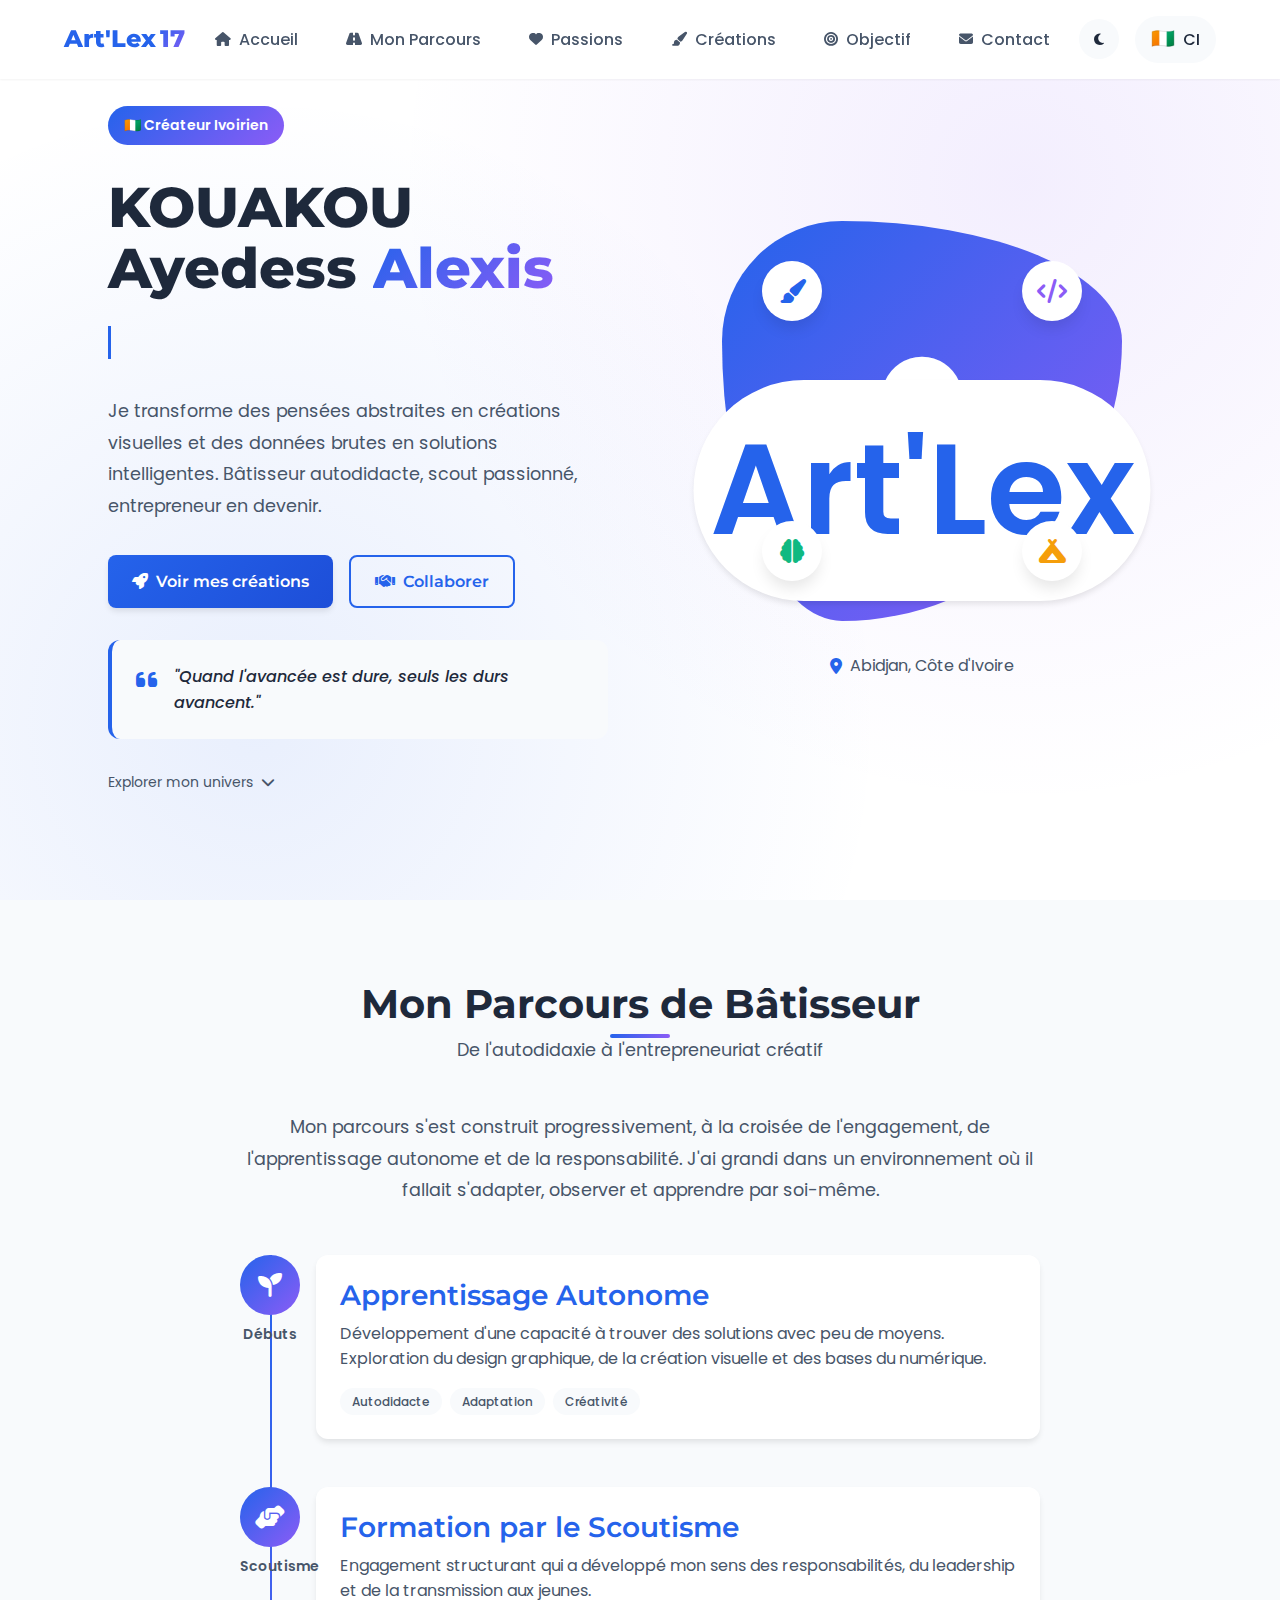
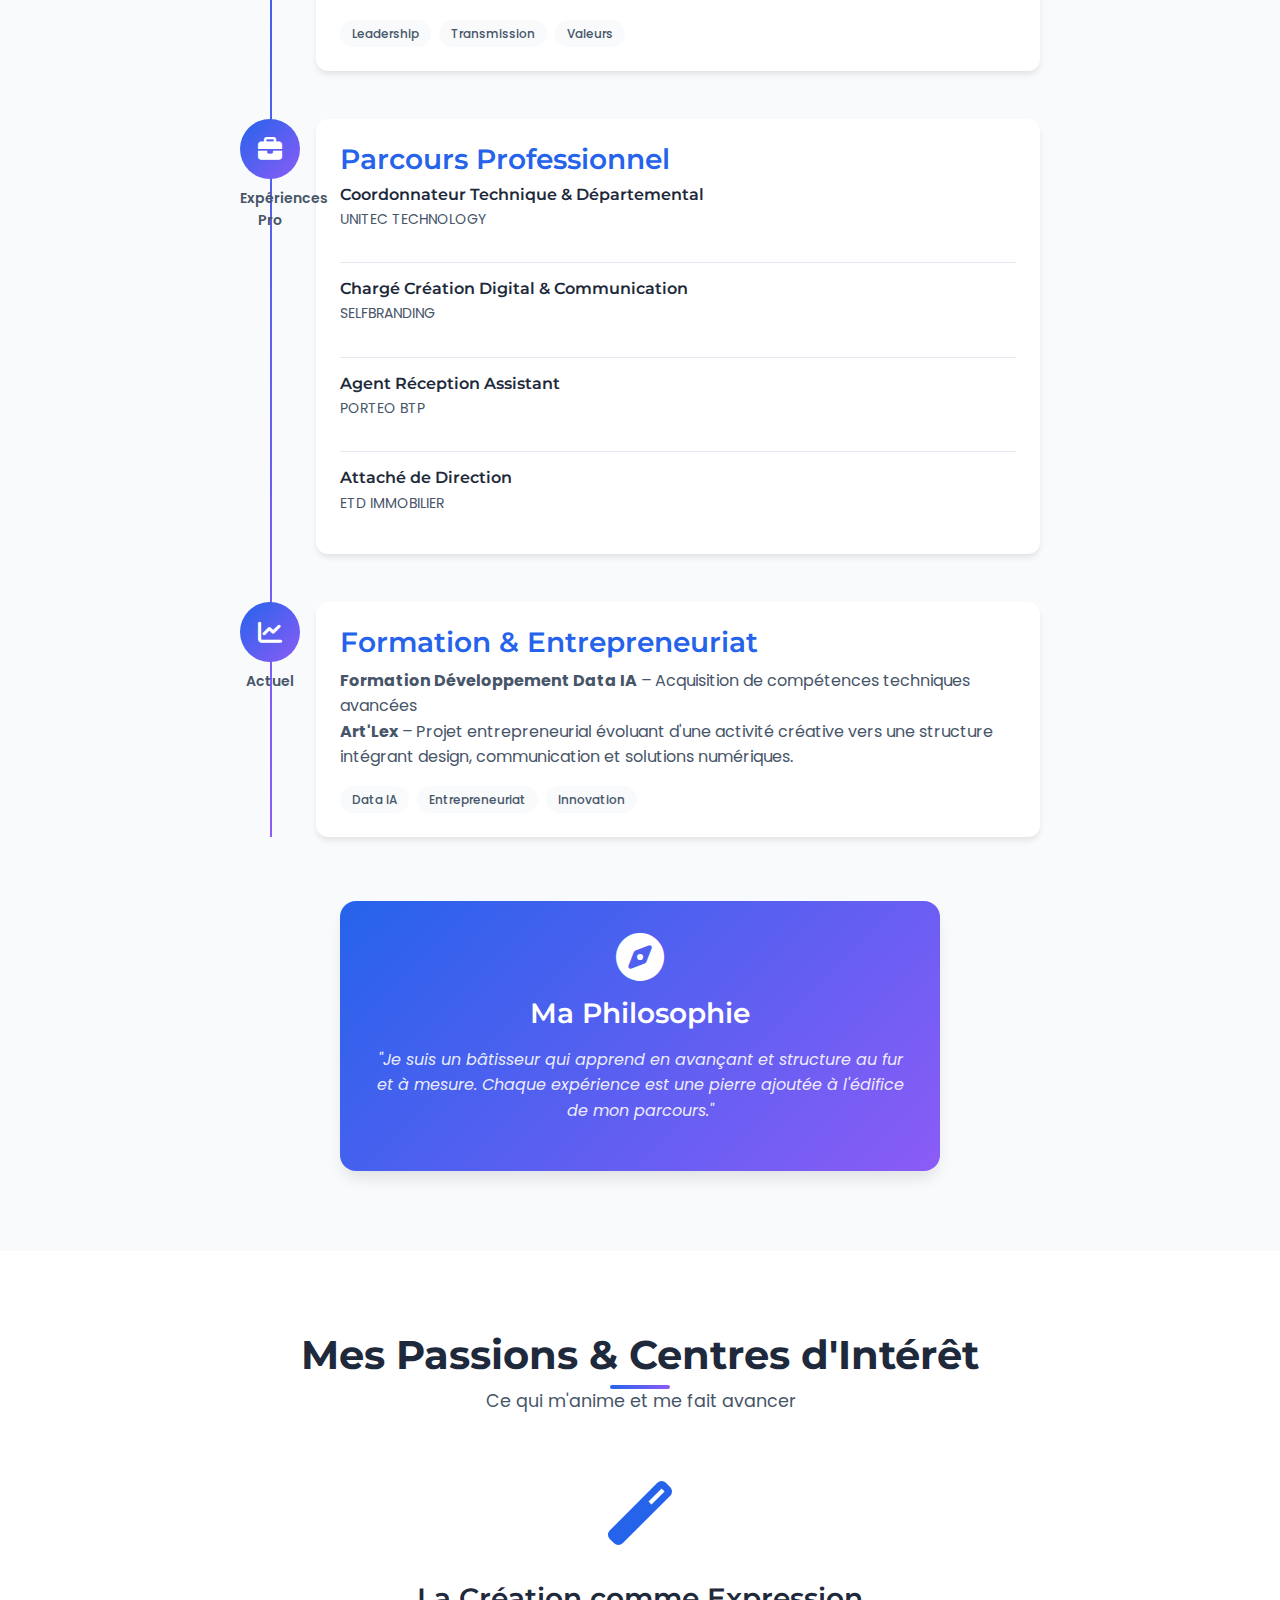
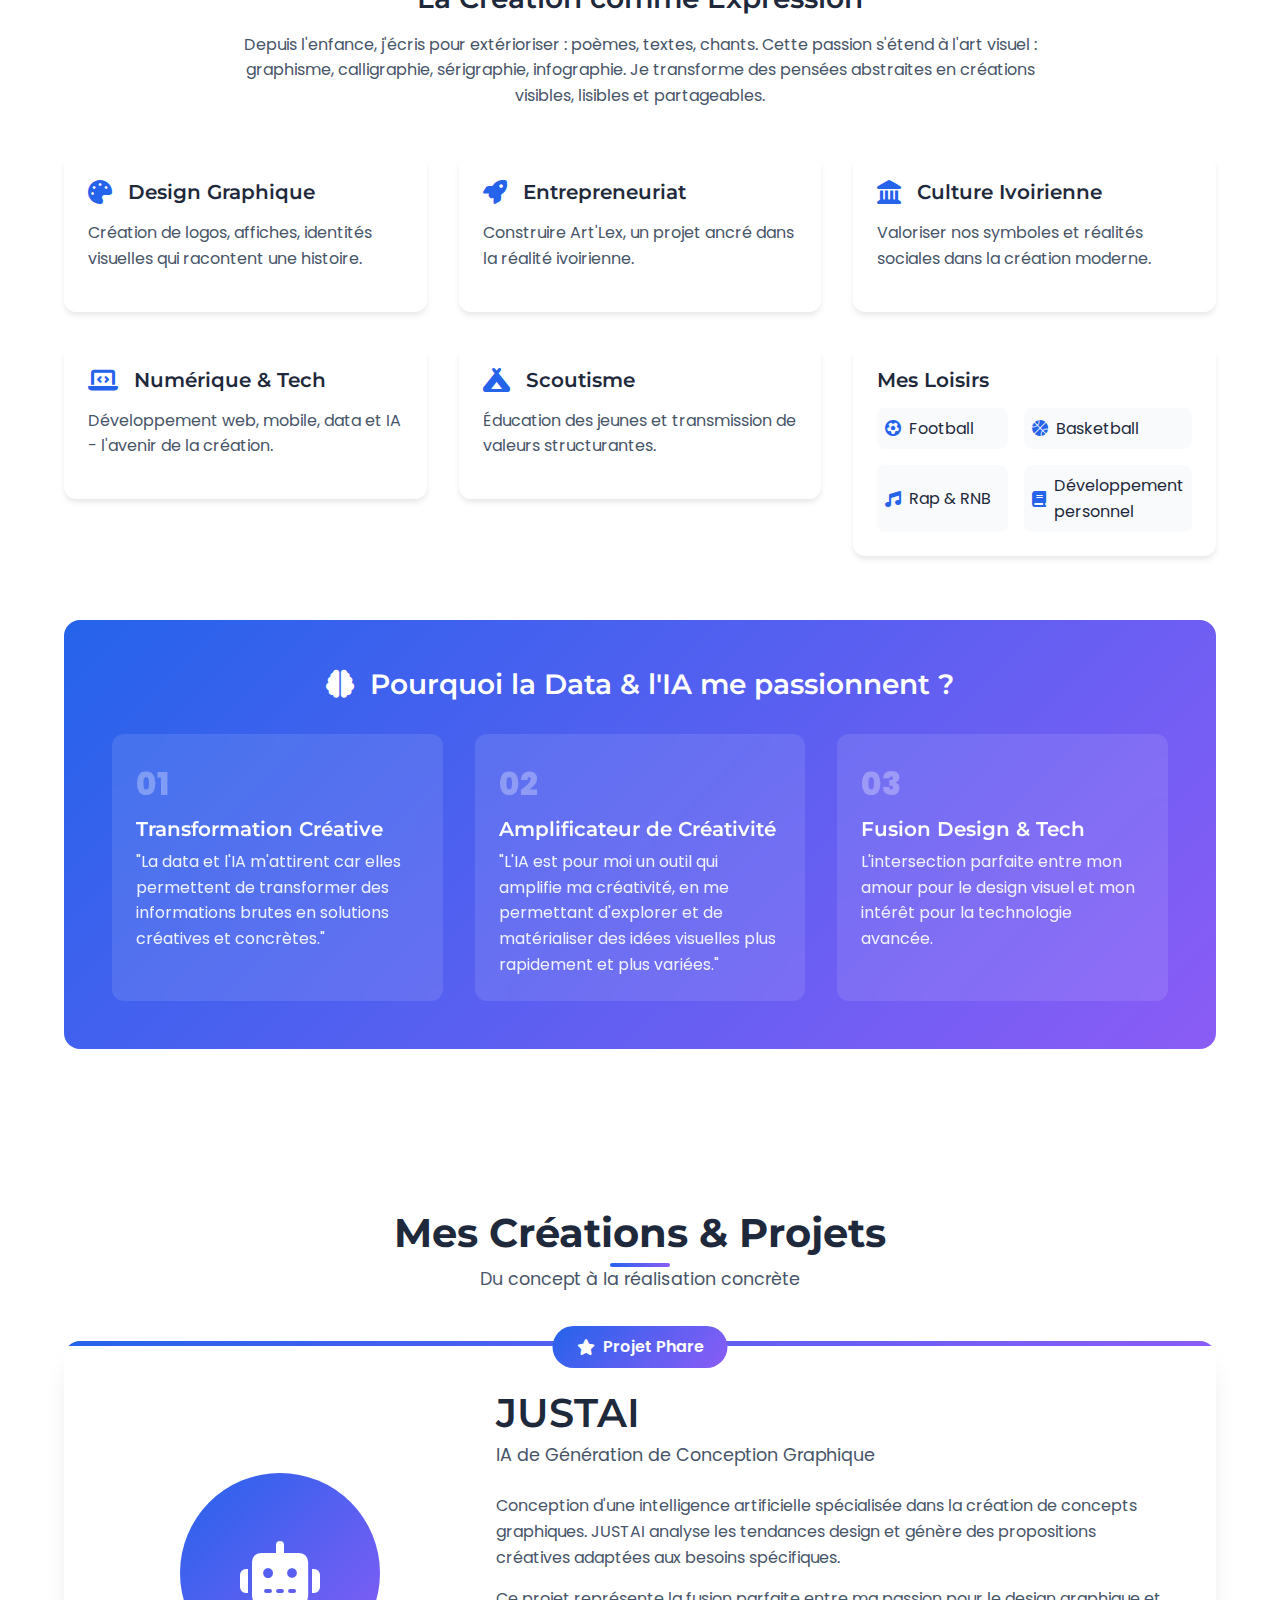
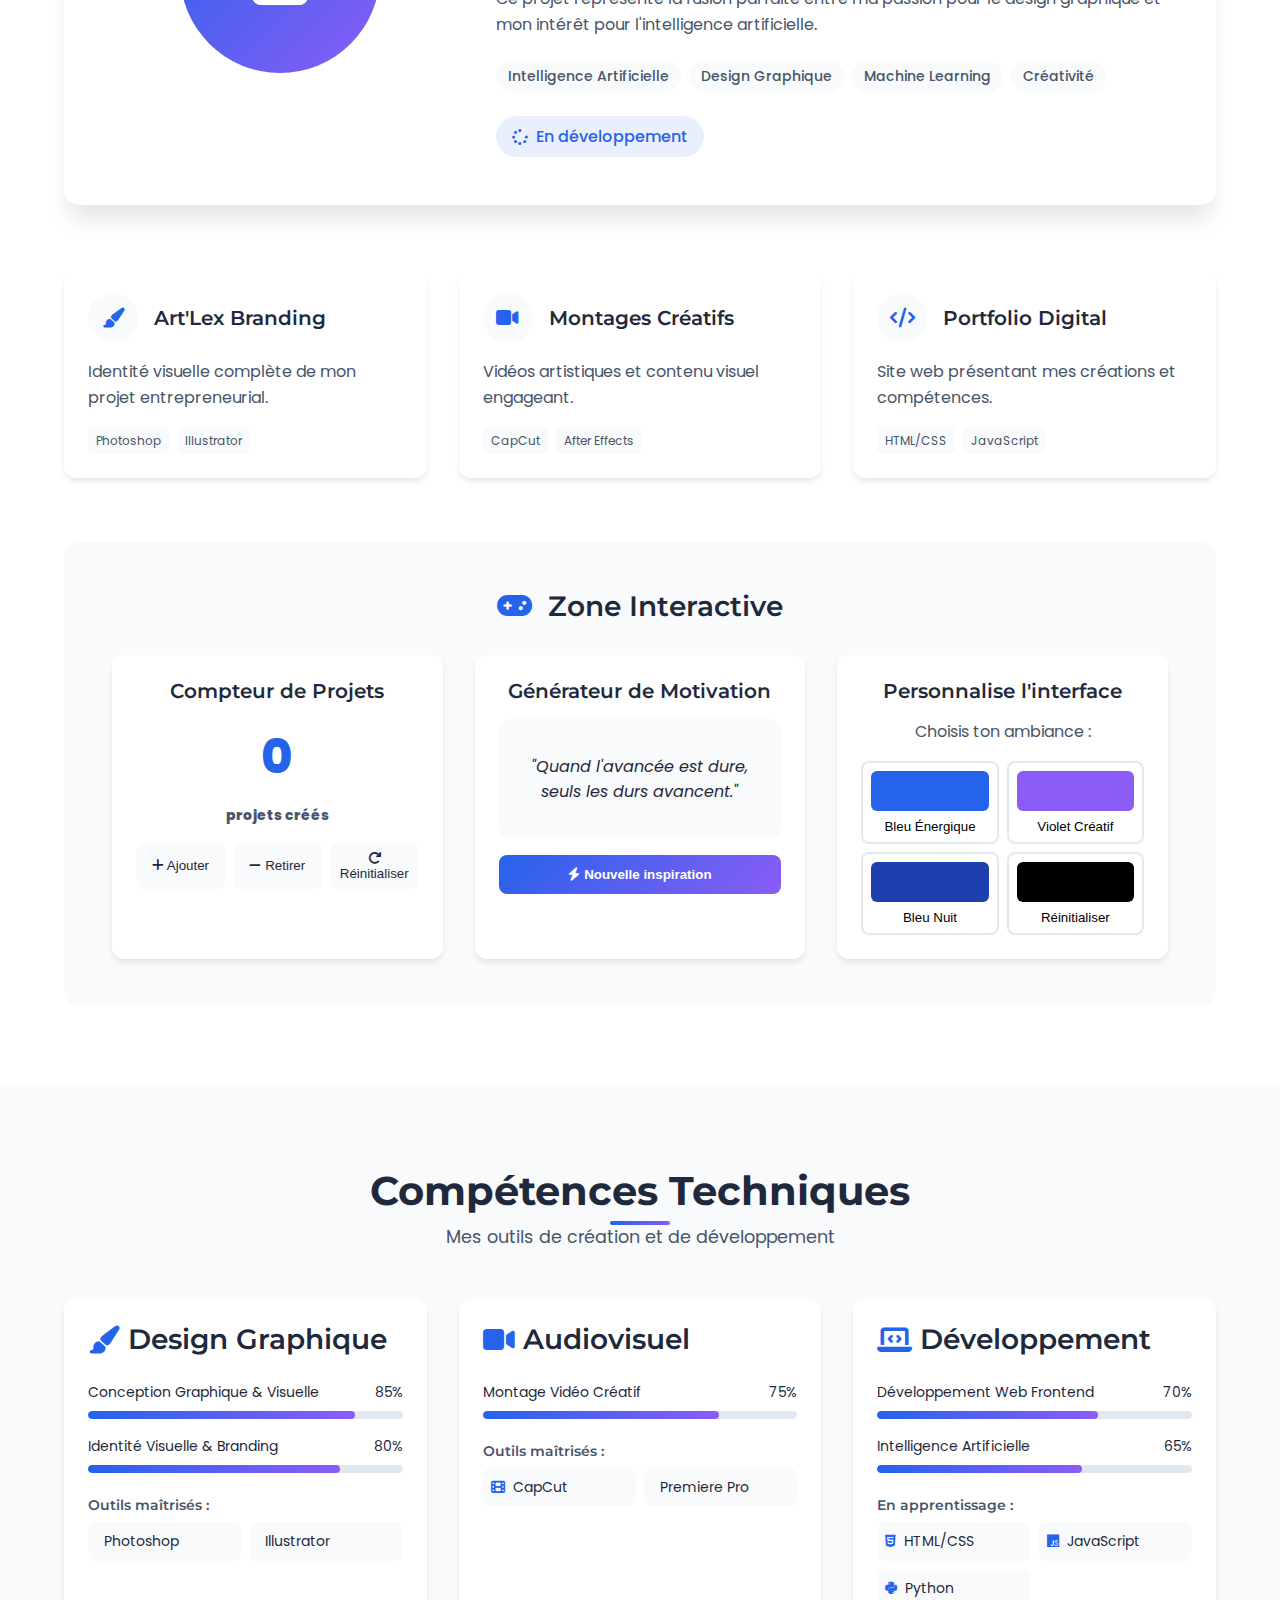
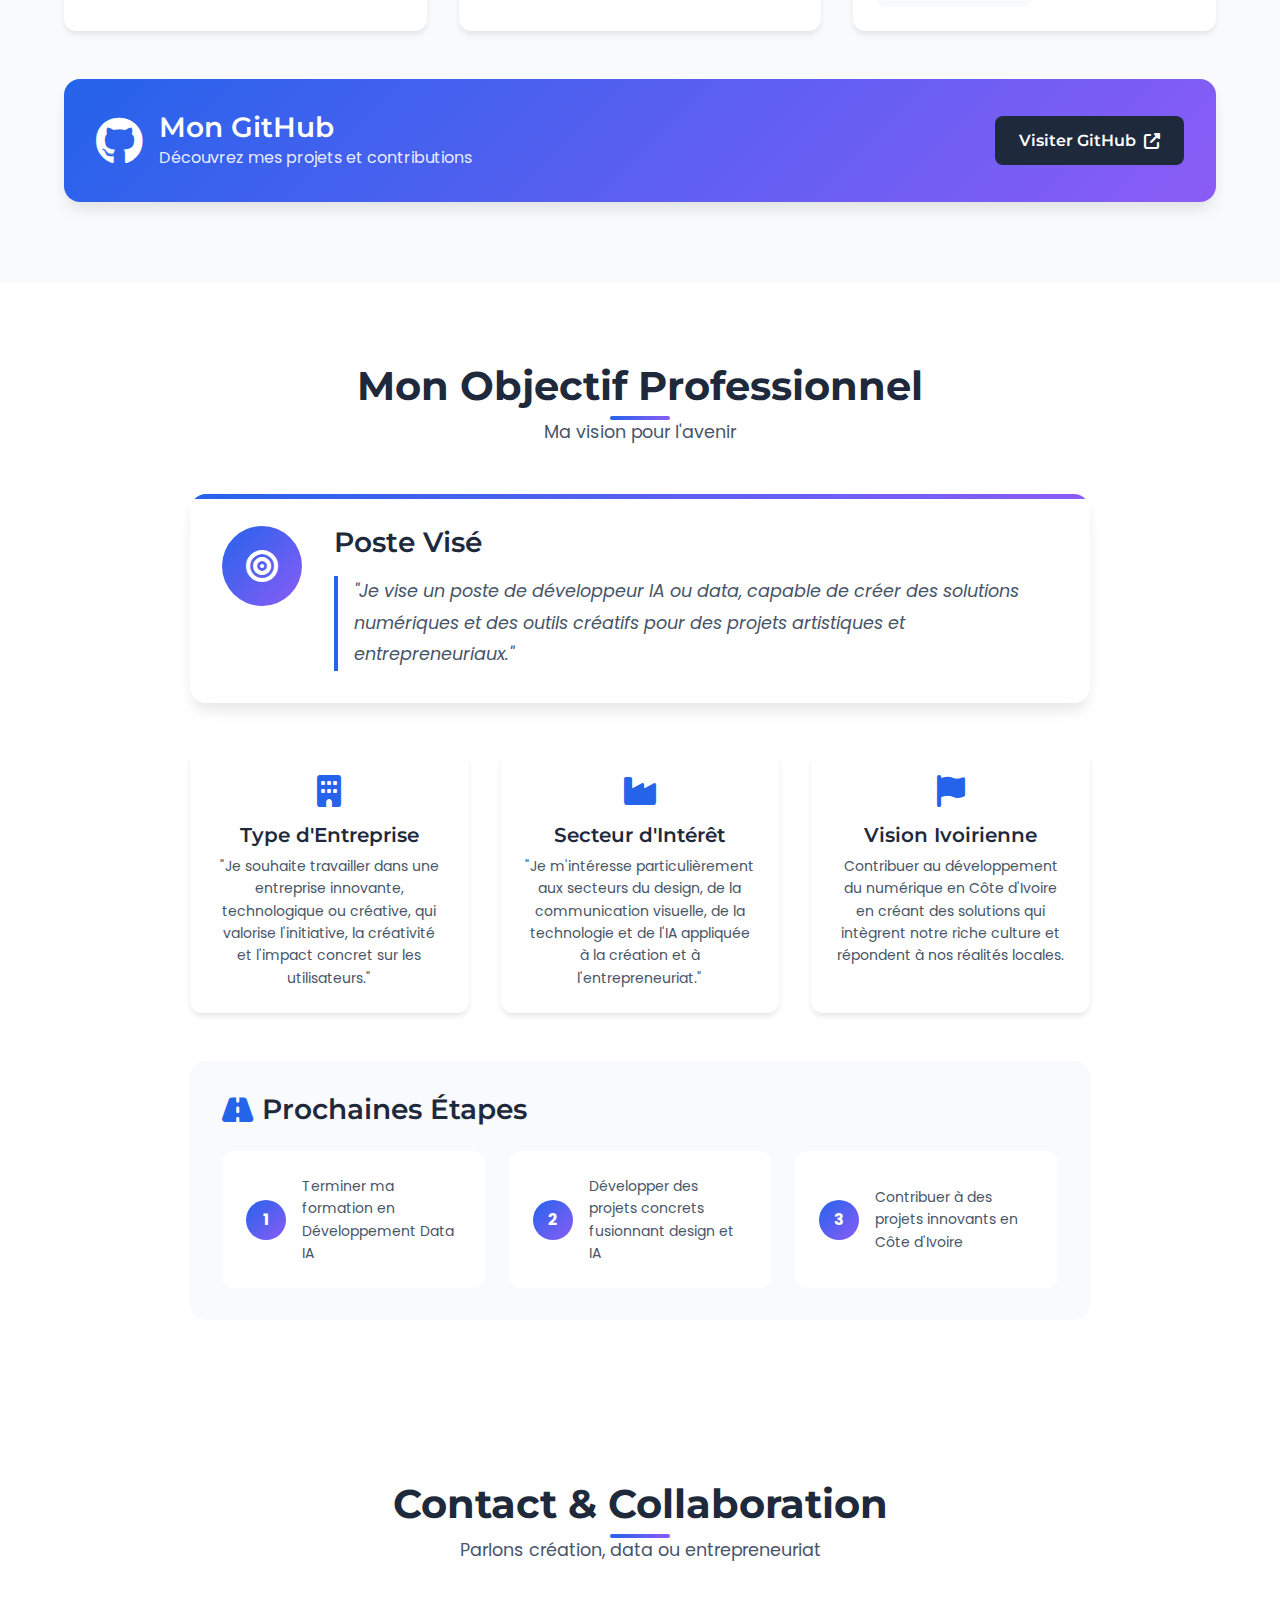
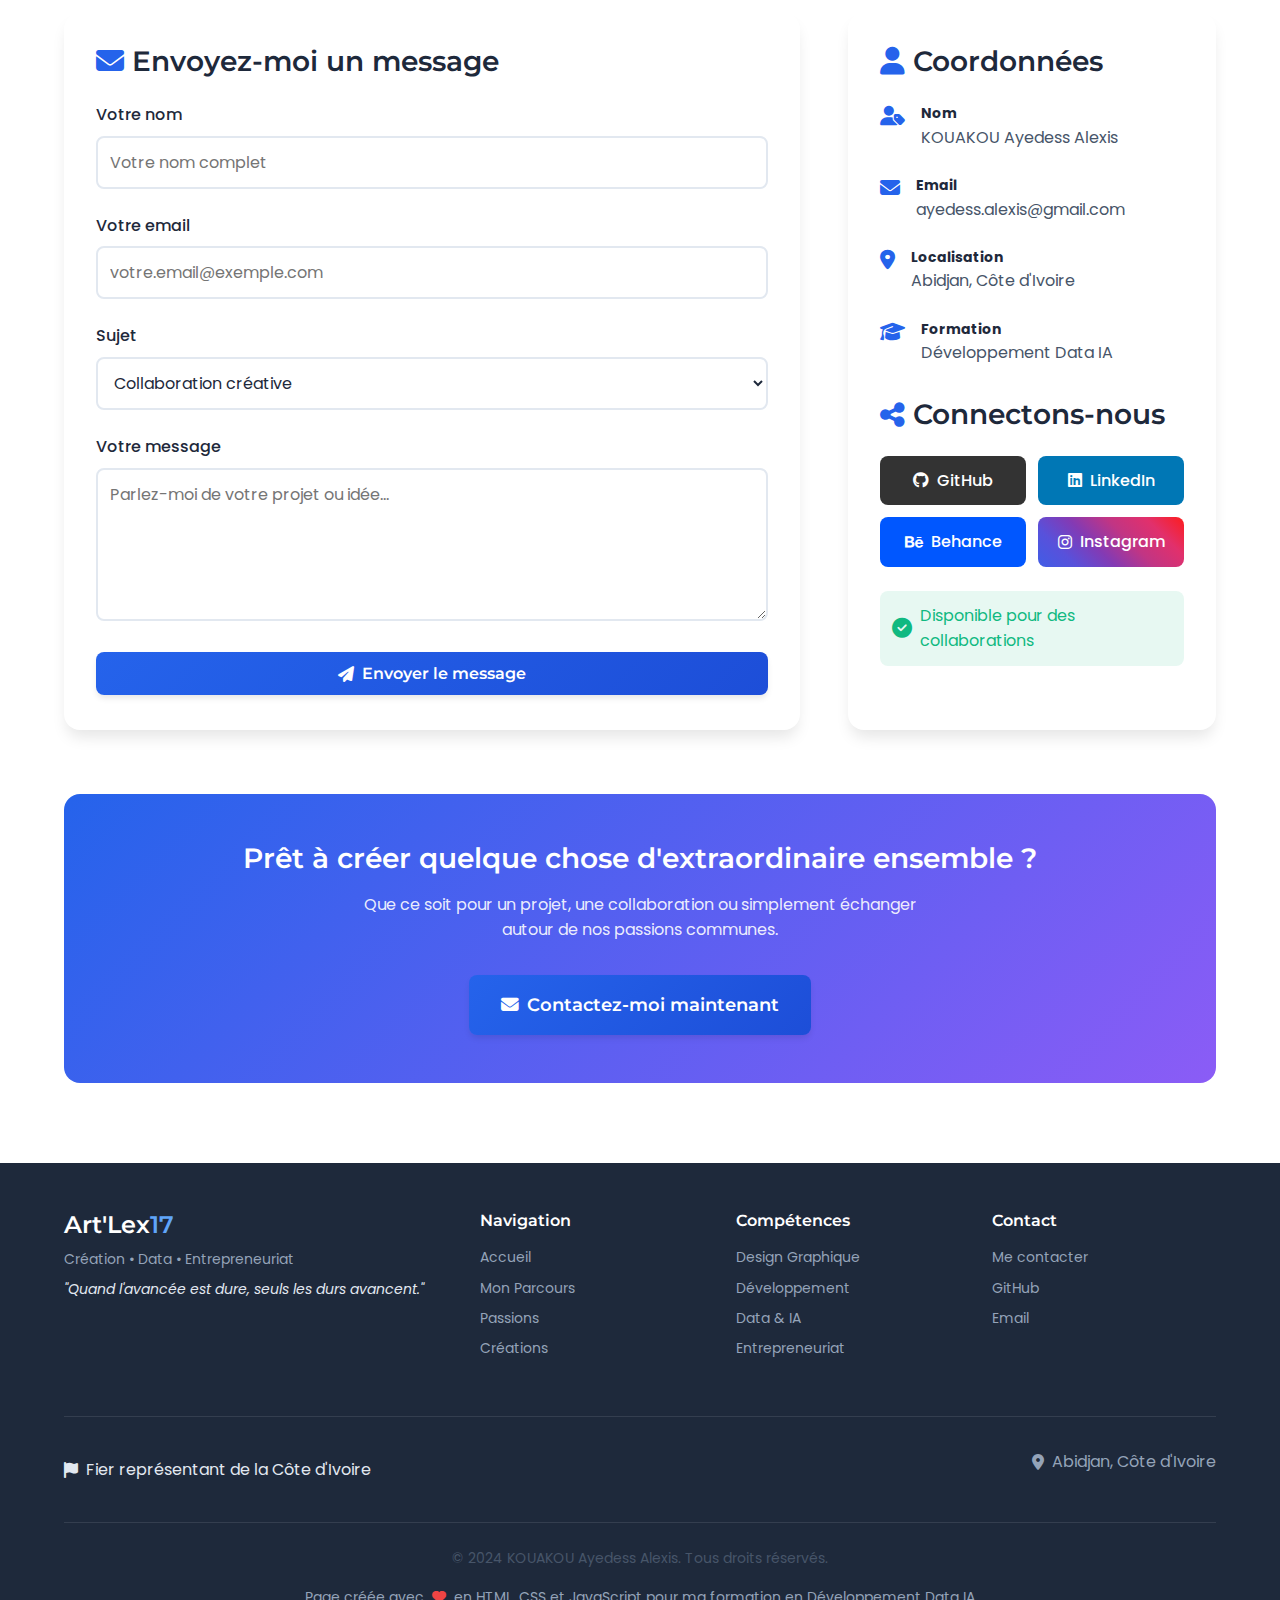
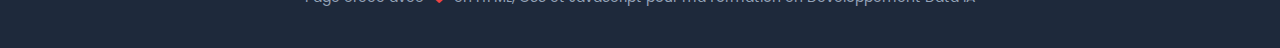
<file: index.html>
<!DOCTYPE html>
<html lang="fr">
<head>
    <meta charset="UTF-8">
    <meta name="viewport" content="width=device-width, initial-scale=1.0">
    <title>Alexis KOUAKOU | Créateur & Développeur IA</title>
    <link rel="stylesheet" href="style.css">
    <link rel="stylesheet" href="https://cdnjs.cloudflare.com/ajax/libs/font-awesome/6.4.0/css/all.min.css">
    <link href="https://fonts.googleapis.com/css2?family=Montserrat:wght@400;500;600;700;800&family=Poppins:wght@300;400;500;600&family=Raleway:wght@300;400;500;600;700&display=swap" rel="stylesheet">
</head>
<body>
    <!-- Navigation -->
    <nav class="navbar">
        <div class="nav-container">
            <a href="#accueil" class="logo">
                <span class="logo-text">Art'Lex</span>
                <span class="logo-number">17</span>
            </a>
            
            <ul class="nav-menu">
                <li><a href="#accueil"><i class="fas fa-home"></i> Accueil</a></li>
                <li><a href="#parcours"><i class="fas fa-road"></i> Mon Parcours</a></li>
                <li><a href="#passions"><i class="fas fa-heart"></i> Passions</a></li>
                <li><a href="#creations"><i class="fas fa-paint-brush"></i> Créations</a></li>
                <li><a href="#objectif"><i class="fas fa-bullseye"></i> Objectif</a></li>
                <li><a href="#contact"><i class="fas fa-envelope"></i> Contact</a></li>
            </ul>
            
            <div class="nav-right">
                <button class="theme-toggle" id="themeToggle">
                    <i class="fas fa-moon" id="themeIcon"></i>
                </button>
                <div class="language-switch">
                    <span class="lang-flag">🇨🇮</span>
                    <span class="lang-text">CI</span>
                </div>
            </div>
        </div>
    </nav>

    <!-- Section Hero / Accueil -->
    <section id="accueil" class="hero">
        <div class="hero-background">
            <div class="bg-pattern"></div>
        </div>
        
        <div class="hero-container">
            <div class="hero-content">
                <div class="hero-badge">
                    <span>🇨🇮 Créateur Ivoirien</span>
                </div>
                
                <h1 class="hero-title">
                    <span class="hero-line">KOUAKOU</span>
                    <span class="hero-line">Ayedess <span class="highlight">Alexis</span></span>
                </h1>
                
                <p class="hero-subtitle">
                    <span class="typewriter" id="typewriter"></span>
                </p>
                
                <p class="hero-description">
                    Je transforme des pensées abstraites en créations visuelles et des données brutes 
                    en solutions intelligentes. Bâtisseur autodidacte, scout passionné, entrepreneur en devenir.
                </p>
                
                <div class="hero-cta">
                    <a href="#creations" class="btn btn-primary">
                        <i class="fas fa-rocket"></i> Voir mes créations
                    </a>
                    <a href="#contact" class="btn btn-secondary">
                        <i class="fas fa-handshake"></i> Collaborer
                    </a>
                </div>
                
                <div class="hero-quote">
                    <i class="fas fa-quote-left"></i>
                    <p>"Quand l'avancée est dure, seuls les durs avancent."</p>
                </div>
                
                <div class="scroll-indicator">
                    <span>Explorer mon univers</span>
                    <i class="fas fa-chevron-down"></i>
                </div>
            </div>
            
            <div class="hero-visual">
                <div class="avatar-container">
                    <div class="avatar-placeholder">
                        <i class="fas fa-user-astronaut"></i>
                        <div class="avatar-badge">Art'Lex</div>
                    </div>
                    
                    <div class="floating-elements">
                        <div class="floating-element design">
                            <i class="fas fa-paint-brush"></i>
                        </div>
                        <div class="floating-element code">
                            <i class="fas fa-code"></i>
                        </div>
                        <div class="floating-element ai">
                            <i class="fas fa-brain"></i>
                        </div>
                        <div class="floating-element scout">
                            <i class="fas fa-campground"></i>
                        </div>
                    </div>
                </div>
                
                <div class="location-tag">
                    <i class="fas fa-map-marker-alt"></i>
                    <span>Abidjan, Côte d'Ivoire</span>
                </div>
            </div>
        </div>
    </section>

    <!-- Section Parcours -->
    <section id="parcours" class="section section-parcours">
        <div class="container">
            <div class="section-header">
                <h2 class="section-title">Mon Parcours de Bâtisseur</h2>
                <p class="section-subtitle">De l'autodidaxie à l'entrepreneuriat créatif</p>
            </div>
            
            <div class="parcours-intro">
                <p>
                    Mon parcours s'est construit progressivement, à la croisée de l'engagement, 
                    de l'apprentissage autonome et de la responsabilité. J'ai grandi dans un 
                    environnement où il fallait s'adapter, observer et apprendre par soi-même.
                </p>
            </div>
            
            <div class="timeline">
                <!-- Étape 1 -->
                <div class="timeline-item">
                    <div class="timeline-marker">
                        <div class="marker-icon">
                            <i class="fas fa-seedling"></i>
                        </div>
                        <div class="timeline-date">Débuts</div>
                    </div>
                    <div class="timeline-content">
                        <h3>Apprentissage Autonome</h3>
                        <p>
                            Développement d'une capacité à trouver des solutions avec peu de moyens. 
                            Exploration du design graphique, de la création visuelle et des bases du numérique.
                        </p>
                        <div class="timeline-tags">
                            <span class="tag">Autodidacte</span>
                            <span class="tag">Adaptation</span>
                            <span class="tag">Créativité</span>
                        </div>
                    </div>
                </div>
                
                <!-- Étape 2 -->
                <div class="timeline-item">
                    <div class="timeline-marker">
                        <div class="marker-icon">
                            <i class="fas fa-hands-helping"></i>
                        </div>
                        <div class="timeline-date">Scoutisme</div>
                    </div>
                    <div class="timeline-content">
                        <h3>Formation par le Scoutisme</h3>
                        <p>
                            Engagement structurant qui a développé mon sens des responsabilités, 
                            du leadership et de la transmission aux jeunes.
                        </p>
                        <div class="timeline-tags">
                            <span class="tag">Leadership</span>
                            <span class="tag">Transmission</span>
                            <span class="tag">Valeurs</span>
                        </div>
                    </div>
                </div>
                
                <!-- Étape 3 -->
                <div class="timeline-item">
                    <div class="timeline-marker">
                        <div class="marker-icon">
                            <i class="fas fa-briefcase"></i>
                        </div>
                        <div class="timeline-date">Expériences Pro</div>
                    </div>
                    <div class="timeline-content">
                        <h3>Parcours Professionnel</h3>
                        <div class="experience-list">
                            <div class="experience-item">
                                <h4>Coordonnateur Technique & Départemental</h4>
                                <p class="company">UNITEC TECHNOLOGY</p>
                            </div>
                            <div class="experience-item">
                                <h4>Chargé Création Digital & Communication</h4>
                                <p class="company">SELFBRANDING</p>
                            </div>
                            <div class="experience-item">
                                <h4>Agent Réception Assistant</h4>
                                <p class="company">PORTEO BTP</p>
                            </div>
                            <div class="experience-item">
                                <h4>Attaché de Direction</h4>
                                <p class="company">ETD IMMOBILIER</p>
                            </div>
                        </div>
                    </div>
                </div>
                
                <!-- Étape 4 -->
                <div class="timeline-item">
                    <div class="timeline-marker">
                        <div class="marker-icon">
                            <i class="fas fa-chart-line"></i>
                        </div>
                        <div class="timeline-date">Actuel</div>
                    </div>
                    <div class="timeline-content">
                        <h3>Formation & Entrepreneuriat</h3>
                        <p>
                            <strong>Formation Développement Data IA</strong> – Acquisition de compétences techniques avancées<br>
                            <strong>Art'Lex</strong> – Projet entrepreneurial évoluant d'une activité créative vers 
                            une structure intégrant design, communication et solutions numériques.
                        </p>
                        <div class="timeline-tags">
                            <span class="tag">Data IA</span>
                            <span class="tag">Entrepreneuriat</span>
                            <span class="tag">Innovation</span>
                        </div>
                    </div>
                </div>
            </div>
            
            <div class="parcours-philosophy">
                <div class="philosophy-card">
                    <i class="fas fa-compass"></i>
                    <h3>Ma Philosophie</h3>
                    <p>
                        "Je suis un bâtisseur qui apprend en avançant et structure au fur et à mesure. 
                        Chaque expérience est une pierre ajoutée à l'édifice de mon parcours."
                    </p>
                </div>
            </div>
        </div>
    </section>

    <!-- Section Passions -->
    <section id="passions" class="section section-passions">
        <div class="container">
            <div class="section-header">
                <h2 class="section-title">Mes Passions & Centres d'Intérêt</h2>
                <p class="section-subtitle">Ce qui m'anime et me fait avancer</p>
            </div>
            
            <div class="passion-main">
                <div class="passion-hero">
                    <div class="passion-icon">
                        <i class="fas fa-magic"></i>
                    </div>
                    <h3>La Création comme Expression</h3>
                    <p>
                        Depuis l'enfance, j'écris pour extérioriser : poèmes, textes, chants. 
                        Cette passion s'étend à l'art visuel : graphisme, calligraphie, sérigraphie, infographie. 
                        Je transforme des pensées abstraites en créations visibles, lisibles et partageables.
                    </p>
                </div>
                
                <div class="passions-grid">
                    <!-- Colonne 1 -->
                    <div class="passion-column">
                        <div class="passion-card">
                            <div class="passion-card-header">
                                <i class="fas fa-palette"></i>
                                <h4>Design Graphique</h4>
                            </div>
                            <p>Création de logos, affiches, identités visuelles qui racontent une histoire.</p>
                        </div>
                        
                        <div class="passion-card">
                            <div class="passion-card-header">
                                <i class="fas fa-laptop-code"></i>
                                <h4>Numérique & Tech</h4>
                            </div>
                            <p>Développement web, mobile, data et IA - l'avenir de la création.</p>
                        </div>
                    </div>
                    
                    <!-- Colonne 2 -->
                    <div class="passion-column">
                        <div class="passion-card">
                            <div class="passion-card-header">
                                <i class="fas fa-rocket"></i>
                                <h4>Entrepreneuriat</h4>
                            </div>
                            <p>Construire Art'Lex, un projet ancré dans la réalité ivoirienne.</p>
                        </div>
                        
                        <div class="passion-card">
                            <div class="passion-card-header">
                                <i class="fas fa-campground"></i>
                                <h4>Scoutisme</h4>
                            </div>
                            <p>Éducation des jeunes et transmission de valeurs structurantes.</p>
                        </div>
                    </div>
                    
                    <!-- Colonne 3 -->
                    <div class="passion-column">
                        <div class="passion-card">
                            <div class="passion-card-header">
                                <i class="fas fa-landmark"></i>
                                <h4>Culture Ivoirienne</h4>
                            </div>
                            <p>Valoriser nos symboles et réalités sociales dans la création moderne.</p>
                        </div>
                        
                        <div class="hobbies-card">
                            <h4>Mes Loisirs</h4>
                            <div class="hobbies-list">
                                <div class="hobby">
                                    <i class="fas fa-futbol"></i>
                                    <span>Football</span>
                                </div>
                                <div class="hobby">
                                    <i class="fas fa-basketball-ball"></i>
                                    <span>Basketball</span>
                                </div>
                                <div class="hobby">
                                    <i class="fas fa-music"></i>
                                    <span>Rap & RNB</span>
                                </div>
                                <div class="hobby">
                                    <i class="fas fa-book"></i>
                                    <span>Développement personnel</span>
                                </div>
                            </div>
                        </div>
                    </div>
                </div>
            </div>
            
            <!-- Pourquoi la Data/IA ? -->
            <div class="data-passion">
                <div class="data-passion-header">
                    <h3><i class="fas fa-brain"></i> Pourquoi la Data & l'IA me passionnent ?</h3>
                </div>
                
                <div class="data-reasons">
                    <div class="reason">
                        <div class="reason-number">01</div>
                        <h4>Transformation Créative</h4>
                        <p>
                            "La data et l'IA m'attirent car elles permettent de transformer 
                            des informations brutes en solutions créatives et concrètes."
                        </p>
                    </div>
                    
                    <div class="reason">
                        <div class="reason-number">02</div>
                        <h4>Amplificateur de Créativité</h4>
                        <p>
                            "L'IA est pour moi un outil qui amplifie ma créativité, en me permettant 
                            d'explorer et de matérialiser des idées visuelles plus rapidement et plus variées."
                        </p>
                    </div>
                    
                    <div class="reason">
                        <div class="reason-number">03</div>
                        <h4>Fusion Design & Tech</h4>
                        <p>
                            L'intersection parfaite entre mon amour pour le design visuel et 
                            mon intérêt pour la technologie avancée.
                        </p>
                    </div>
                </div>
            </div>
        </div>
    </section>

    <!-- Section Créations -->
    <section id="creations" class="section section-creations">
        <div class="container">
            <div class="section-header">
                <h2 class="section-title">Mes Créations & Projets</h2>
                <p class="section-subtitle">Du concept à la réalisation concrète</p>
            </div>
            
            <!-- Projet Principal -->
            <div class="featured-project">
                <div class="project-badge">
                    <i class="fas fa-star"></i>
                    Projet Phare
                </div>
                
                <div class="project-card featured">
                    <div class="project-visual">
                        <div class="project-icon">
                            <i class="fas fa-robot"></i>
                        </div>
                    </div>
                    
                    <div class="project-content">
                        <h3>JUSTAI</h3>
                        <p class="project-subtitle">IA de Génération de Conception Graphique</p>
                        
                        <div class="project-description">
                            <p>
                                Conception d'une intelligence artificielle spécialisée dans la création 
                                de concepts graphiques. JUSTAI analyse les tendances design et génère 
                                des propositions créatives adaptées aux besoins spécifiques.
                            </p>
                            
                            <p>
                                Ce projet représente la fusion parfaite entre ma passion pour le design 
                                graphique et mon intérêt pour l'intelligence artificielle.
                            </p>
                        </div>
                        
                        <div class="project-tech">
                            <span class="tech-tag">Intelligence Artificielle</span>
                            <span class="tech-tag">Design Graphique</span>
                            <span class="tech-tag">Machine Learning</span>
                            <span class="tech-tag">Créativité</span>
                        </div>
                        
                        <div class="project-status">
                            <span class="status in-progress">
                                <i class="fas fa-spinner"></i> En développement
                            </span>
                        </div>
                    </div>
                </div>
            </div>
            
            <!-- Autres Projets -->
            <div class="projects-grid">
                <div class="project-card">
                    <div class="project-header">
                        <div class="project-icon-small">
                            <i class="fas fa-paint-brush"></i>
                        </div>
                        <h4>Art'Lex Branding</h4>
                    </div>
                    <p>Identité visuelle complète de mon projet entrepreneurial.</p>
                    <div class="project-tools">
                        <span>Photoshop</span>
                        <span>Illustrator</span>
                    </div>
                </div>
                
                <div class="project-card">
                    <div class="project-header">
                        <div class="project-icon-small">
                            <i class="fas fa-video"></i>
                        </div>
                        <h4>Montages Créatifs</h4>
                    </div>
                    <p>Vidéos artistiques et contenu visuel engageant.</p>
                    <div class="project-tools">
                        <span>CapCut</span>
                        <span>After Effects</span>
                    </div>
                </div>
                
                <div class="project-card">
                    <div class="project-header">
                        <div class="project-icon-small">
                            <i class="fas fa-code"></i>
                        </div>
                        <h4>Portfolio Digital</h4>
                    </div>
                    <p>Site web présentant mes créations et compétences.</p>
                    <div class="project-tools">
                        <span>HTML/CSS</span>
                        <span>JavaScript</span>
                    </div>
                </div>
            </div>
            
            <!-- Zone Interactive -->
            <div class="interactive-zone">
                <h3><i class="fas fa-gamepad"></i> Zone Interactive</h3>
                
                <div class="interactive-content">
                    <div class="counter-widget">
                        <h4>Compteur de Projets</h4>
                        <div class="counter-display">
                            <span id="projectCounter">0</span>
                            <span class="counter-label">projets créés</span>
                        </div>
                        <div class="counter-controls">
                            <button class="btn-counter" id="addProject">
                                <i class="fas fa-plus"></i> Ajouter
                            </button>
                            <button class="btn-counter" id="removeProject">
                                <i class="fas fa-minus"></i> Retirer
                            </button>
                            <button class="btn-counter" id="resetProjects">
                                <i class="fas fa-redo"></i> Réinitialiser
                            </button>
                        </div>
                    </div>
                    
                    <div class="quote-generator">
                        <h4>Générateur de Motivation</h4>
                        <div class="quote-display" id="quoteDisplay">
                            "Quand l'avancée est dure, seuls les durs avancent."
                        </div>
                        <button class="btn-generate" id="generateQuote">
                            <i class="fas fa-bolt"></i> Nouvelle inspiration
                        </button>
                    </div>
                    
                    <div class="color-picker">
                        <h4>Personnalise l'interface</h4>
                        <p>Choisis ton ambiance :</p>
                        <div class="color-options">
                            <button class="color-option" data-theme="blue">
                                <div class="color-preview" style="background: #2563eb;"></div>
                                <span>Bleu Énergique</span>
                            </button>
                            <button class="color-option" data-theme="creative">
                                <div class="color-preview" style="background: #8b5cf6;"></div>
                                <span>Violet Créatif</span>
                            </button>
                            <button class="color-option" data-theme="dark">
                                <div class="color-preview" style="background: #1e40af;"></div>
                                <span>Bleu Nuit</span>
                            </button>
                            <button class="color-option" data-theme="reset">
                                <div class="color-preview" style="background: #000;"></div>
                                <span>Réinitialiser</span>
                            </button>
                        </div>
                    </div>
                </div>
            </div>
        </div>
    </section>

    <!-- Compétences Techniques -->
    <section class="section section-skills">
        <div class="container">
            <div class="section-header">
                <h2 class="section-title">Compétences Techniques</h2>
                <p class="section-subtitle">Mes outils de création et de développement</p>
            </div>
            
            <div class="skills-container">
                <div class="skills-category">
                    <h3><i class="fas fa-paint-brush"></i> Design Graphique</h3>
                    <div class="skill-item">
                        <div class="skill-info">
                            <span>Conception Graphique & Visuelle</span>
                            <span>85%</span>
                        </div>
                        <div class="skill-bar">
                            <div class="skill-level" style="width: 85%"></div>
                        </div>
                    </div>
                    
                    <div class="skill-item">
                        <div class="skill-info">
                            <span>Identité Visuelle & Branding</span>
                            <span>80%</span>
                        </div>
                        <div class="skill-bar">
                            <div class="skill-level" style="width: 80%"></div>
                        </div>
                    </div>
                    
                    <div class="tools">
                        <h4>Outils maîtrisés :</h4>
                        <div class="tools-grid">
                            <div class="tool">
                                <i class="fab fa-adobe"></i>
                                <span>Photoshop</span>
                            </div>
                            <div class="tool">
                                <i class="fab fa-adobe"></i>
                                <span>Illustrator</span>
                            </div>
                        </div>
                    </div>
                </div>
                
                <div class="skills-category">
                    <h3><i class="fas fa-video"></i> Audiovisuel</h3>
                    <div class="skill-item">
                        <div class="skill-info">
                            <span>Montage Vidéo Créatif</span>
                            <span>75%</span>
                        </div>
                        <div class="skill-bar">
                            <div class="skill-level" style="width: 75%"></div>
                        </div>
                    </div>
                    
                    <div class="tools">
                        <h4>Outils maîtrisés :</h4>
                        <div class="tools-grid">
                            <div class="tool">
                                <i class="fas fa-film"></i>
                                <span>CapCut</span>
                            </div>
                            <div class="tool">
                                <i class="fab fa-adobe"></i>
                                <span>Premiere Pro</span>
                            </div>
                        </div>
                    </div>
                </div>
                
                <div class="skills-category">
                    <h3><i class="fas fa-laptop-code"></i> Développement</h3>
                    <div class="skill-item">
                        <div class="skill-info">
                            <span>Développement Web Frontend</span>
                            <span>70%</span>
                        </div>
                        <div class="skill-bar">
                            <div class="skill-level" style="width: 70%"></div>
                        </div>
                    </div>
                    
                    <div class="skill-item">
                        <div class="skill-info">
                            <span>Intelligence Artificielle</span>
                            <span>65%</span>
                        </div>
                        <div class="skill-bar">
                            <div class="skill-level" style="width: 65%"></div>
                        </div>
                    </div>
                    
                    <div class="tools">
                        <h4>En apprentissage :</h4>
                        <div class="tools-grid">
                            <div class="tool">
                                <i class="fab fa-html5"></i>
                                <span>HTML/CSS</span>
                            </div>
                            <div class="tool">
                                <i class="fab fa-js"></i>
                                <span>JavaScript</span>
                            </div>
                            <div class="tool">
                                <i class="fab fa-python"></i>
                                <span>Python</span>
                            </div>
                        </div>
                    </div>
                </div>
            </div>
            
            <div class="github-card">
                <div class="github-content">
                    <i class="fab fa-github"></i>
                    <div>
                        <h3>Mon GitHub</h3>
                        <p>Découvrez mes projets et contributions</p>
                    </div>
                </div>
                <a href="https://github.com/ArtLex17" target="_blank" class="btn btn-github">
                    Visiter GitHub
                    <i class="fas fa-external-link-alt"></i>
                </a>
            </div>
        </div>
    </section>

    <!-- Section Objectif -->
    <section id="objectif" class="section section-objectif">
        <div class="container">
            <div class="section-header">
                <h2 class="section-title">Mon Objectif Professionnel</h2>
                <p class="section-subtitle">Ma vision pour l'avenir</p>
            </div>
            
            <div class="objectif-content">
                <div class="objectif-card">
                    <div class="objectif-icon">
                        <i class="fas fa-bullseye"></i>
                    </div>
                    
                    <div class="objectif-text">
                        <h3>Poste Visé</h3>
                        <blockquote>
                            "Je vise un poste de développeur IA ou data, capable de créer des solutions 
                            numériques et des outils créatifs pour des projets artistiques et entrepreneuriaux."
                        </blockquote>
                    </div>
                </div>
                
                <div class="objectif-details">
                    <div class="detail-card">
                        <i class="fas fa-building"></i>
                        <h4>Type d'Entreprise</h4>
                        <p>
                            "Je souhaite travailler dans une entreprise innovante, technologique ou créative, 
                            qui valorise l'initiative, la créativité et l'impact concret sur les utilisateurs."
                        </p>
                    </div>
                    
                    <div class="detail-card">
                        <i class="fas fa-industry"></i>
                        <h4>Secteur d'Intérêt</h4>
                        <p>
                            "Je m'intéresse particulièrement aux secteurs du design, de la communication 
                            visuelle, de la technologie et de l'IA appliquée à la création et à l'entrepreneuriat."
                        </p>
                    </div>
                    
                    <div class="detail-card">
                        <i class="fas fa-flag"></i>
                        <h4>Vision Ivoirienne</h4>
                        <p>
                            Contribuer au développement du numérique en Côte d'Ivoire en créant des solutions 
                            qui intègrent notre riche culture et répondent à nos réalités locales.
                        </p>
                    </div>
                </div>
                
                <div class="next-steps">
                    <h3><i class="fas fa-road"></i> Prochaines Étapes</h3>
                    <div class="steps-list">
                        <div class="step">
                            <div class="step-number">1</div>
                            <p>Terminer ma formation en Développement Data IA</p>
                        </div>
                        <div class="step">
                            <div class="step-number">2</div>
                            <p>Développer des projets concrets fusionnant design et IA</p>
                        </div>
                        <div class="step">
                            <div class="step-number">3</div>
                            <p>Contribuer à des projets innovants en Côte d'Ivoire</p>
                        </div>
                    </div>
                </div>
            </div>
        </div>
    </section>

    <!-- Section Contact -->
    <section id="contact" class="section section-contact">
        <div class="container">
            <div class="section-header">
                <h2 class="section-title">Contact & Collaboration</h2>
                <p class="section-subtitle">Parlons création, data ou entrepreneuriat</p>
            </div>
            
            <div class="contact-container">
                <div class="contact-form">
                    <h3><i class="fas fa-envelope"></i> Envoyez-moi un message</h3>
                    
                    <form id="contactForm">
                        <div class="form-group">
                            <label for="name">Votre nom</label>
                            <input type="text" id="name" placeholder="Votre nom complet" required>
                        </div>
                        
                        <div class="form-group">
                            <label for="email">Votre email</label>
                            <input type="email" id="email" placeholder="votre.email@exemple.com" required>
                        </div>
                        
                        <div class="form-group">
                            <label for="subject">Sujet</label>
                            <select id="subject">
                                <option value="collab">Collaboration créative</option>
                                <option value="data">Projet Data/IA</option>
                                <option value="design">Design graphique</option>
                                <option value="entrepreneuriat">Entrepreneuriat</option>
                                <option value="other">Autre</option>
                            </select>
                        </div>
                        
                        <div class="form-group">
                            <label for="message">Votre message</label>
                            <textarea id="message" rows="5" placeholder="Parlez-moi de votre projet ou idée..." required></textarea>
                        </div>
                        
                        <button type="submit" class="btn btn-primary btn-block">
                            <i class="fas fa-paper-plane"></i> Envoyer le message
                        </button>
                    </form>
                </div>
                
                <div class="contact-info">
                    <div class="info-card">
                        <h3><i class="fas fa-user"></i> Coordonnées</h3>
                        
                        <div class="contact-detail">
                            <i class="fas fa-user-tag"></i>
                            <div>
                                <strong>Nom</strong>
                                <p>KOUAKOU Ayedess Alexis</p>
                            </div>
                        </div>
                        
                        <div class="contact-detail">
                            <i class="fas fa-envelope"></i>
                            <div>
                                <strong>Email</strong>
                                <p>ayedess.alexis@gmail.com</p>
                            </div>
                        </div>
                        
                        <div class="contact-detail">
                            <i class="fas fa-map-marker-alt"></i>
                            <div>
                                <strong>Localisation</strong>
                                <p>Abidjan, Côte d'Ivoire</p>
                            </div>
                        </div>
                        
                        <div class="contact-detail">
                            <i class="fas fa-graduation-cap"></i>
                            <div>
                                <strong>Formation</strong>
                                <p>Développement Data IA</p>
                            </div>
                        </div>
                    </div>
                    
                    <div class="social-card">
                        <h3><i class="fas fa-share-alt"></i> Connectons-nous</h3>
                        
                        <div class="social-links">
                            <a href="https://github.com/ArtLex17" target="_blank" class="social-link github">
                                <i class="fab fa-github"></i>
                                GitHub
                            </a>
                            
                            <a href="#" class="social-link linkedin">
                                <i class="fab fa-linkedin"></i>
                                LinkedIn
                            </a>
                            
                            <a href="#" class="social-link behance">
                                <i class="fab fa-behance"></i>
                                Behance
                            </a>
                            
                            <a href="#" class="social-link instagram">
                                <i class="fab fa-instagram"></i>
                                Instagram
                            </a>
                        </div>
                        
                        <div class="available">
                            <i class="fas fa-check-circle"></i>
                            <span>Disponible pour des collaborations</span>
                        </div>
                    </div>
                </div>
            </div>
            
            <div class="cta-final">
                <h3>Prêt à créer quelque chose d'extraordinaire ensemble ?</h3>
                <p>Que ce soit pour un projet, une collaboration ou simplement échanger autour de nos passions communes.</p>
                <a href="mailto:ayedess.alexis@gmail.com" class="btn btn-primary btn-large">
                    <i class="fas fa-envelope"></i> Contactez-moi maintenant
                </a>
            </div>
        </div>
    </section>

    <!-- Footer -->
    <footer class="footer">
        <div class="container">
            <div class="footer-content">
                <div class="footer-brand">
                    <h3>Art'Lex<span>17</span></h3>
                    <p class="tagline">Création • Data • Entrepreneuriat</p>
                    <p class="quote">"Quand l'avancée est dure, seuls les durs avancent."</p>
                </div>
                
                <div class="footer-links">
                    <div class="footer-column">
                        <h4>Navigation</h4>
                        <a href="#accueil">Accueil</a>
                        <a href="#parcours">Mon Parcours</a>
                        <a href="#passions">Passions</a>
                        <a href="#creations">Créations</a>
                    </div>
                    
                    <div class="footer-column">
                        <h4>Compétences</h4>
                        <a href="#creations">Design Graphique</a>
                        <a href="#creations">Développement</a>
                        <a href="#objectif">Data & IA</a>
                        <a href="#creations">Entrepreneuriat</a>
                    </div>
                    
                    <div class="footer-column">
                        <h4>Contact</h4>
                        <a href="#contact">Me contacter</a>
                        <a href="https://github.com/ArtLex17" target="_blank">GitHub</a>
                        <a href="mailto:ayedess.alexis@gmail.com">Email</a>
                    </div>
                </div>
                
                <div class="footer-identity">
                    <div class="flag">
                        <i class="fas fa-flag"></i>
                        <span>Fier représentant de la Côte d'Ivoire</span>
                    </div>
                    <p class="location">
                        <i class="fas fa-map-marker-alt"></i>
                        Abidjan, Côte d'Ivoire
                    </p>
                </div>
            </div>
            
            <div class="footer-bottom">
                <p>&copy; 2024 KOUAKOU Ayedess Alexis. Tous droits réservés.</p>
                <p class="credits">
                    Page créée avec <i class="fas fa-heart"></i> en HTML, CSS et JavaScript 
                    pour ma formation en Développement Data IA
                </p>
            </div>
        </div>
    </footer>

    <!-- Scripts -->
    <script src="script.js"></script>
</body>
</html>
</file>
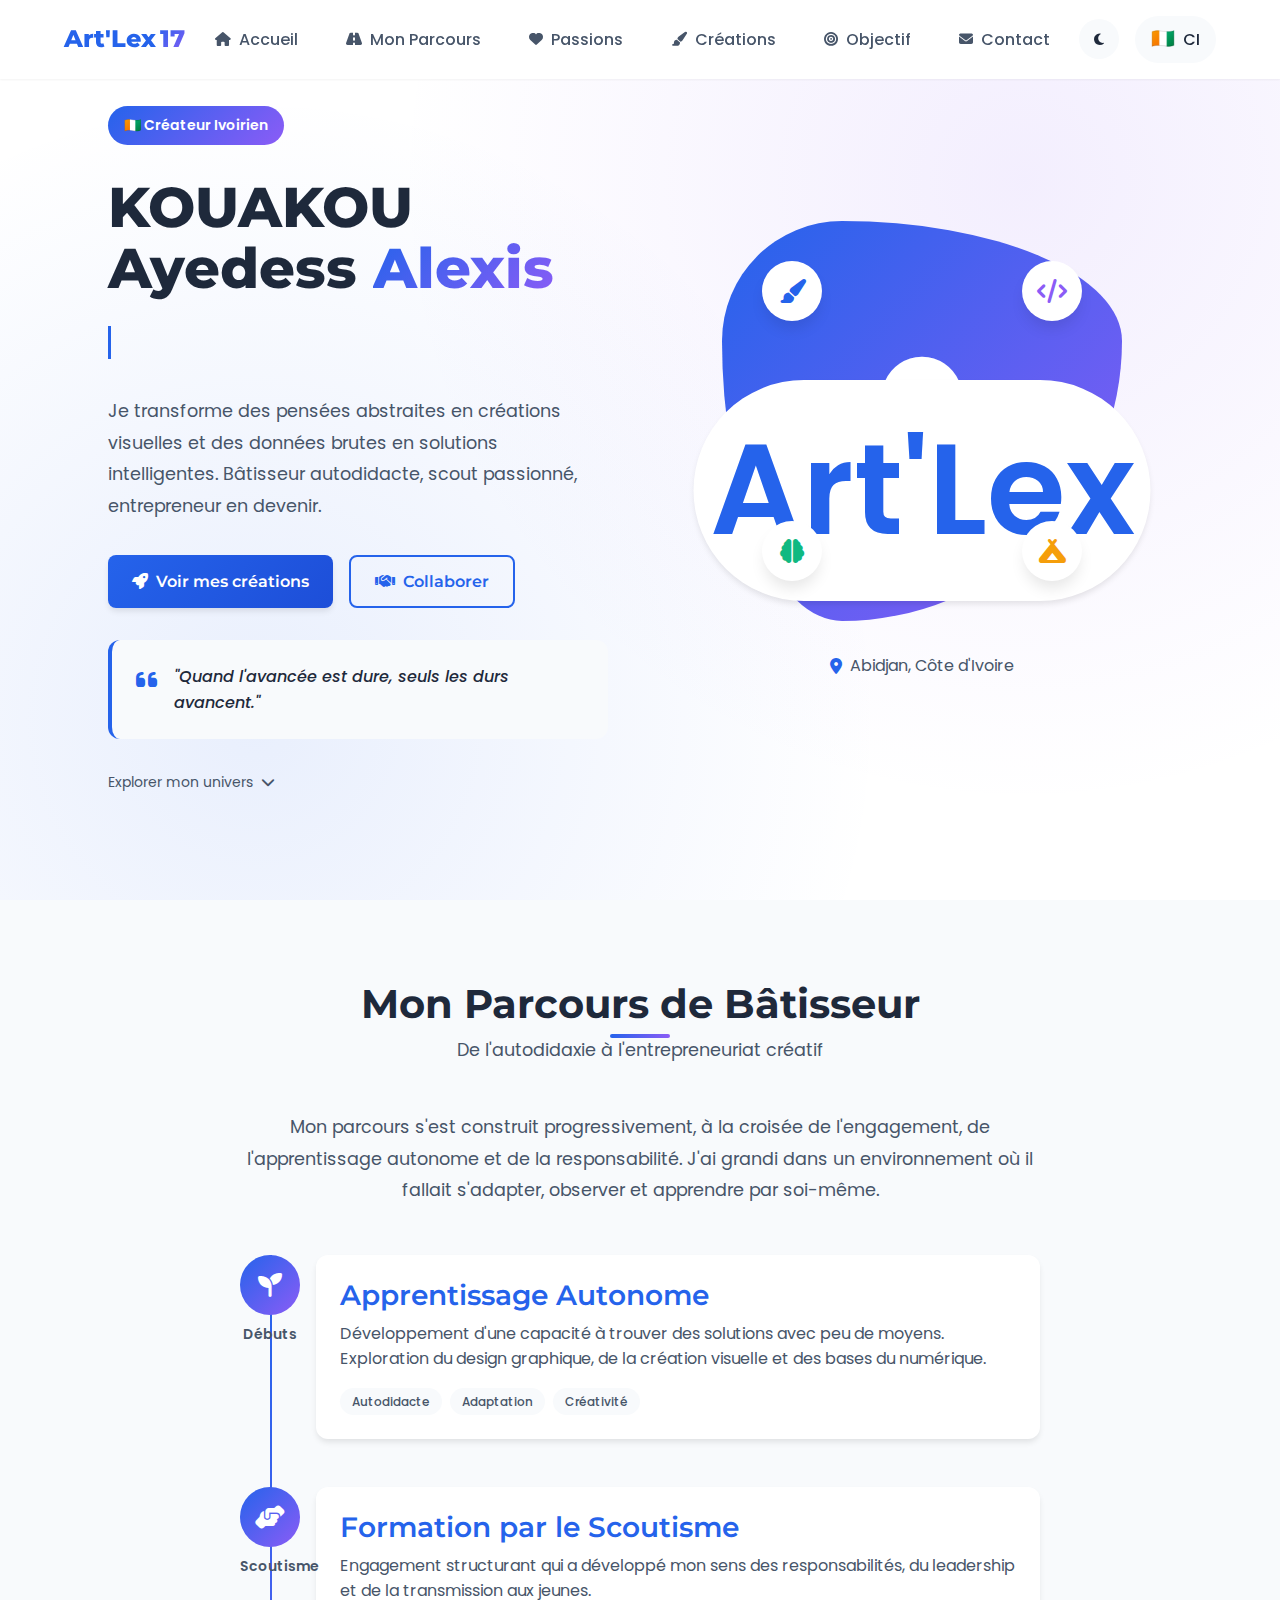
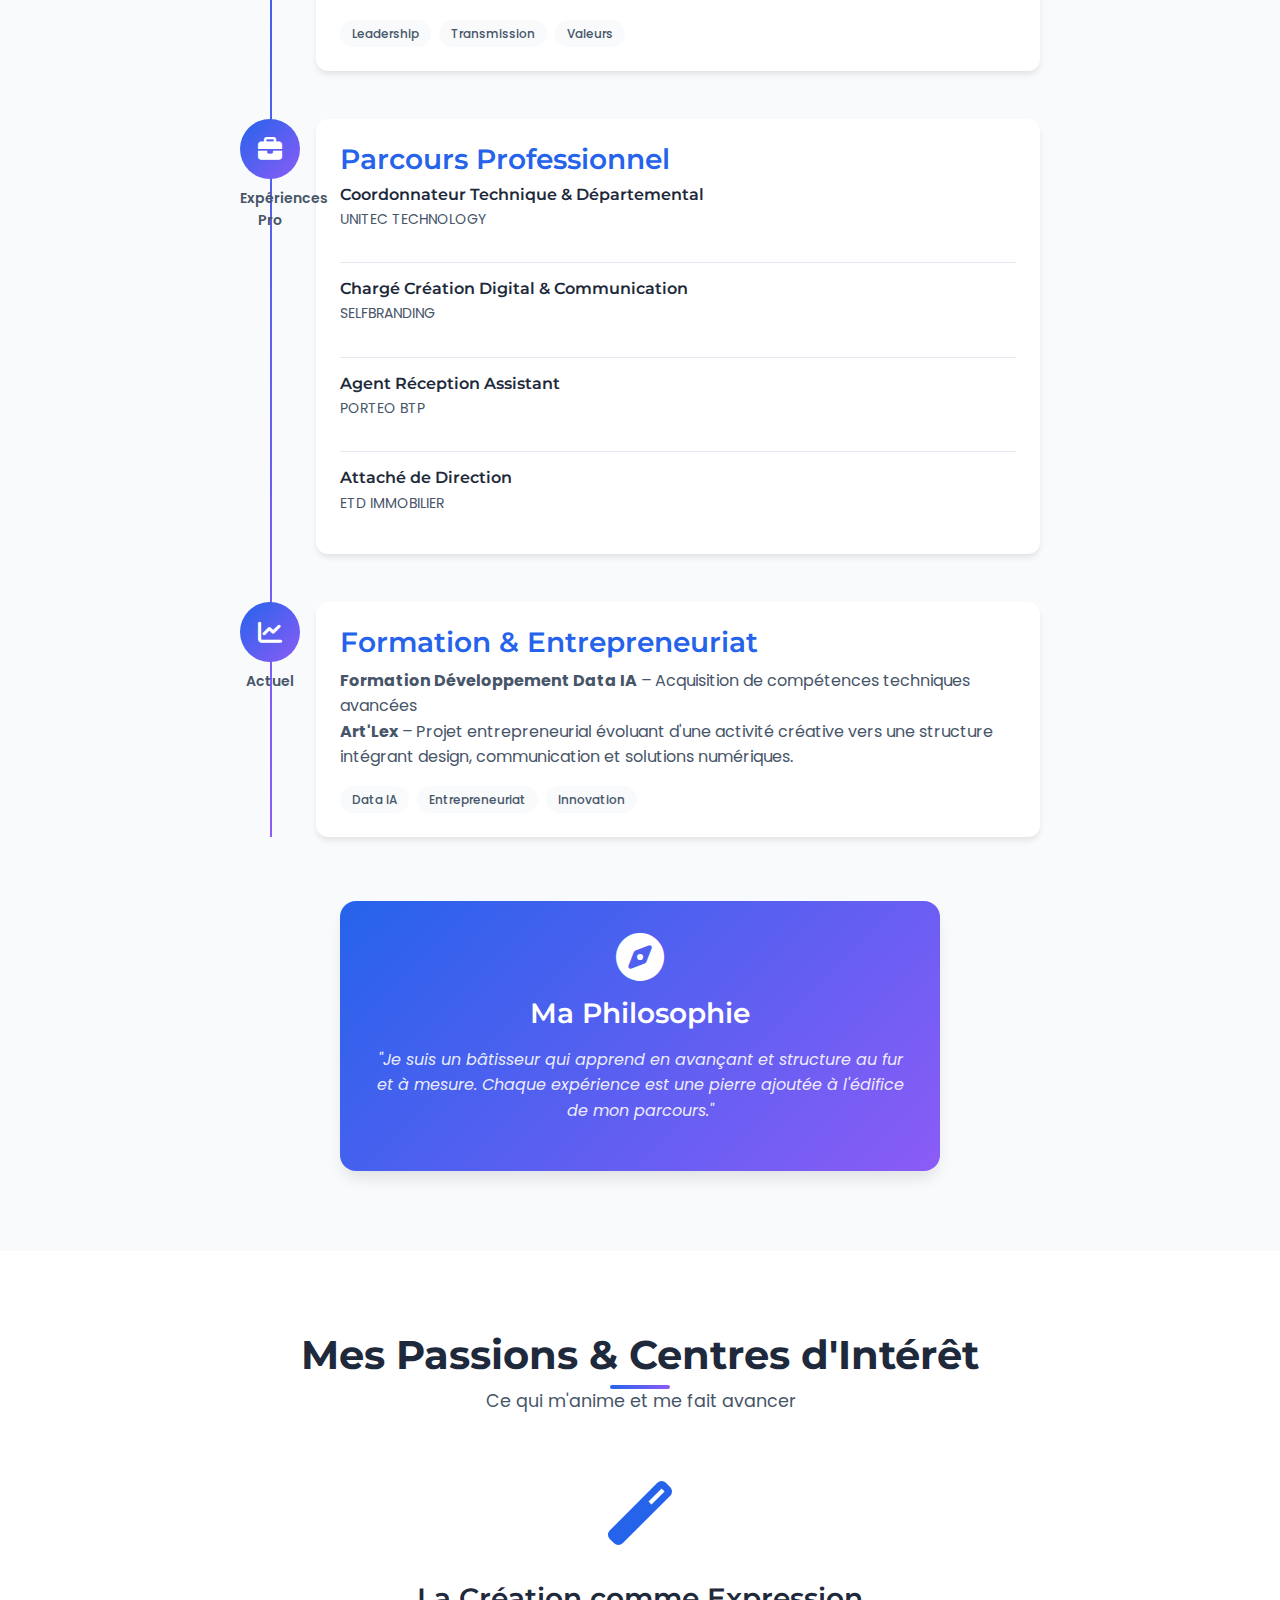
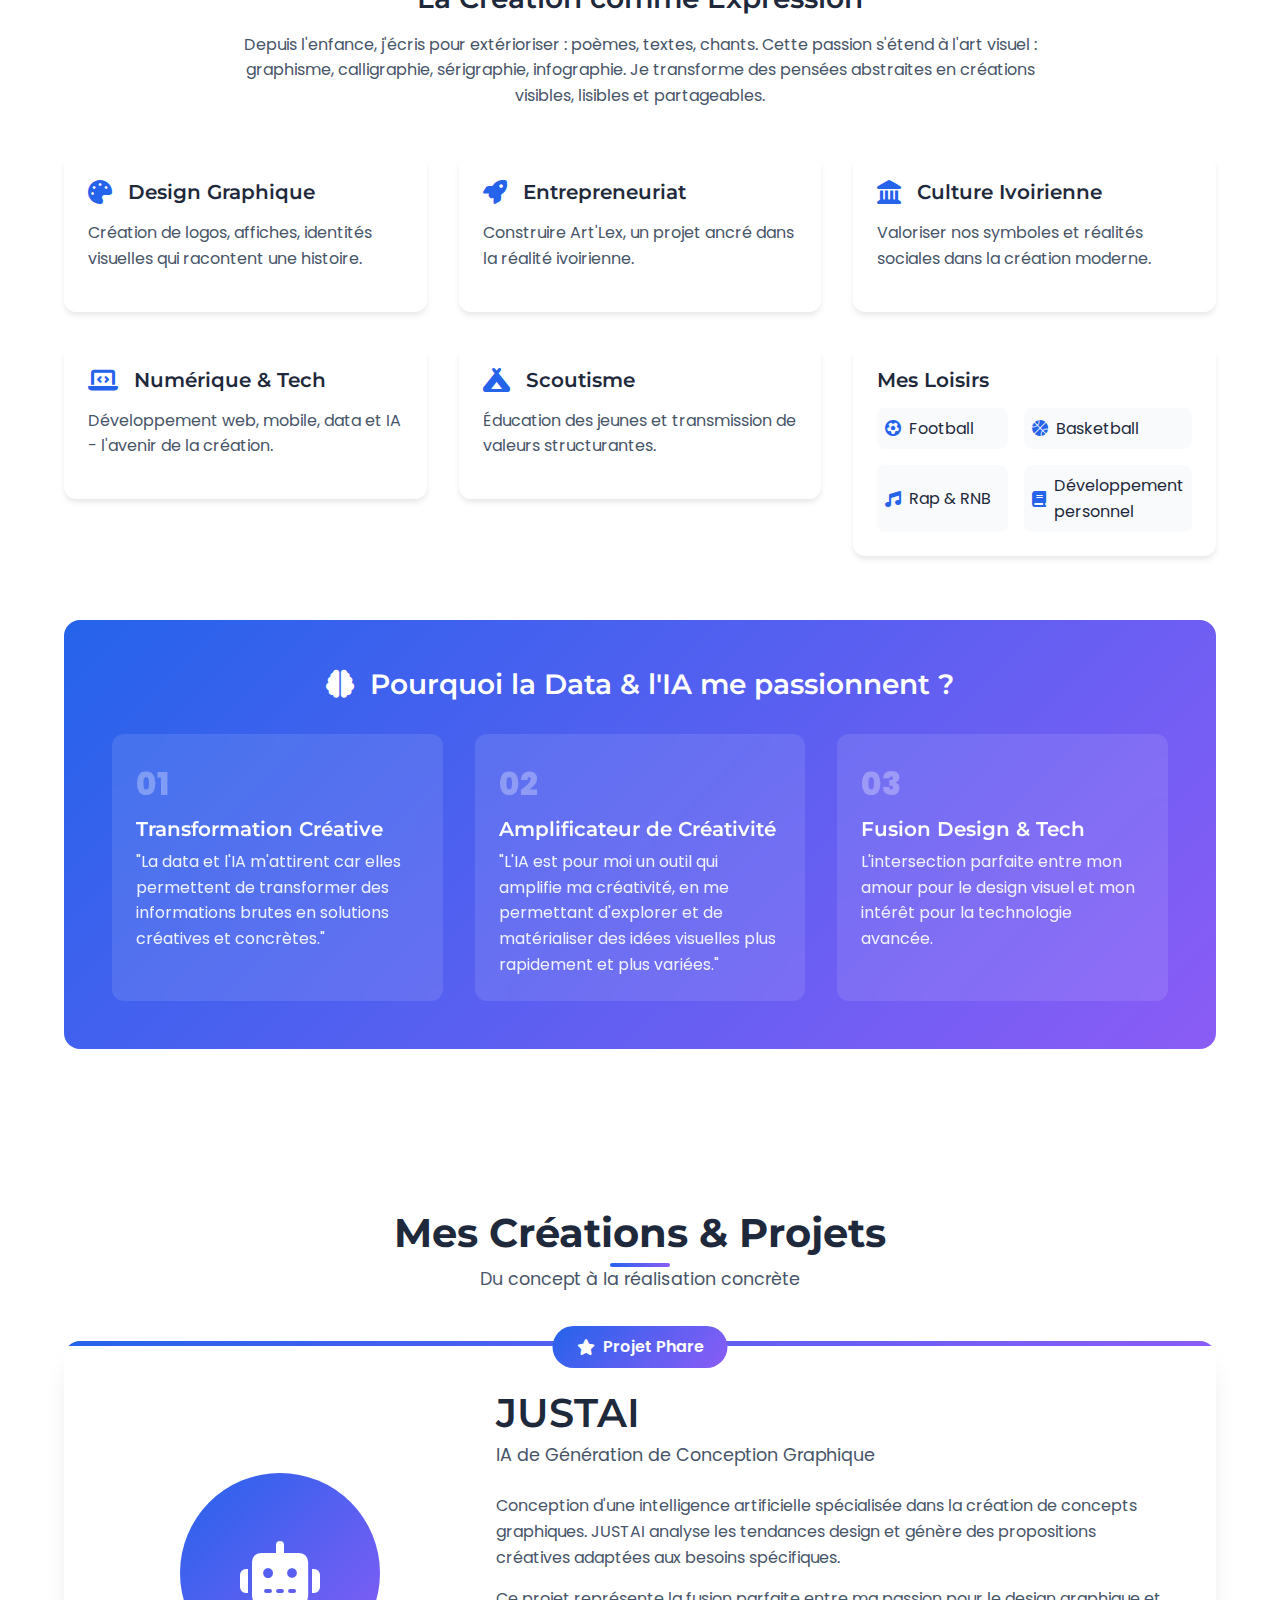
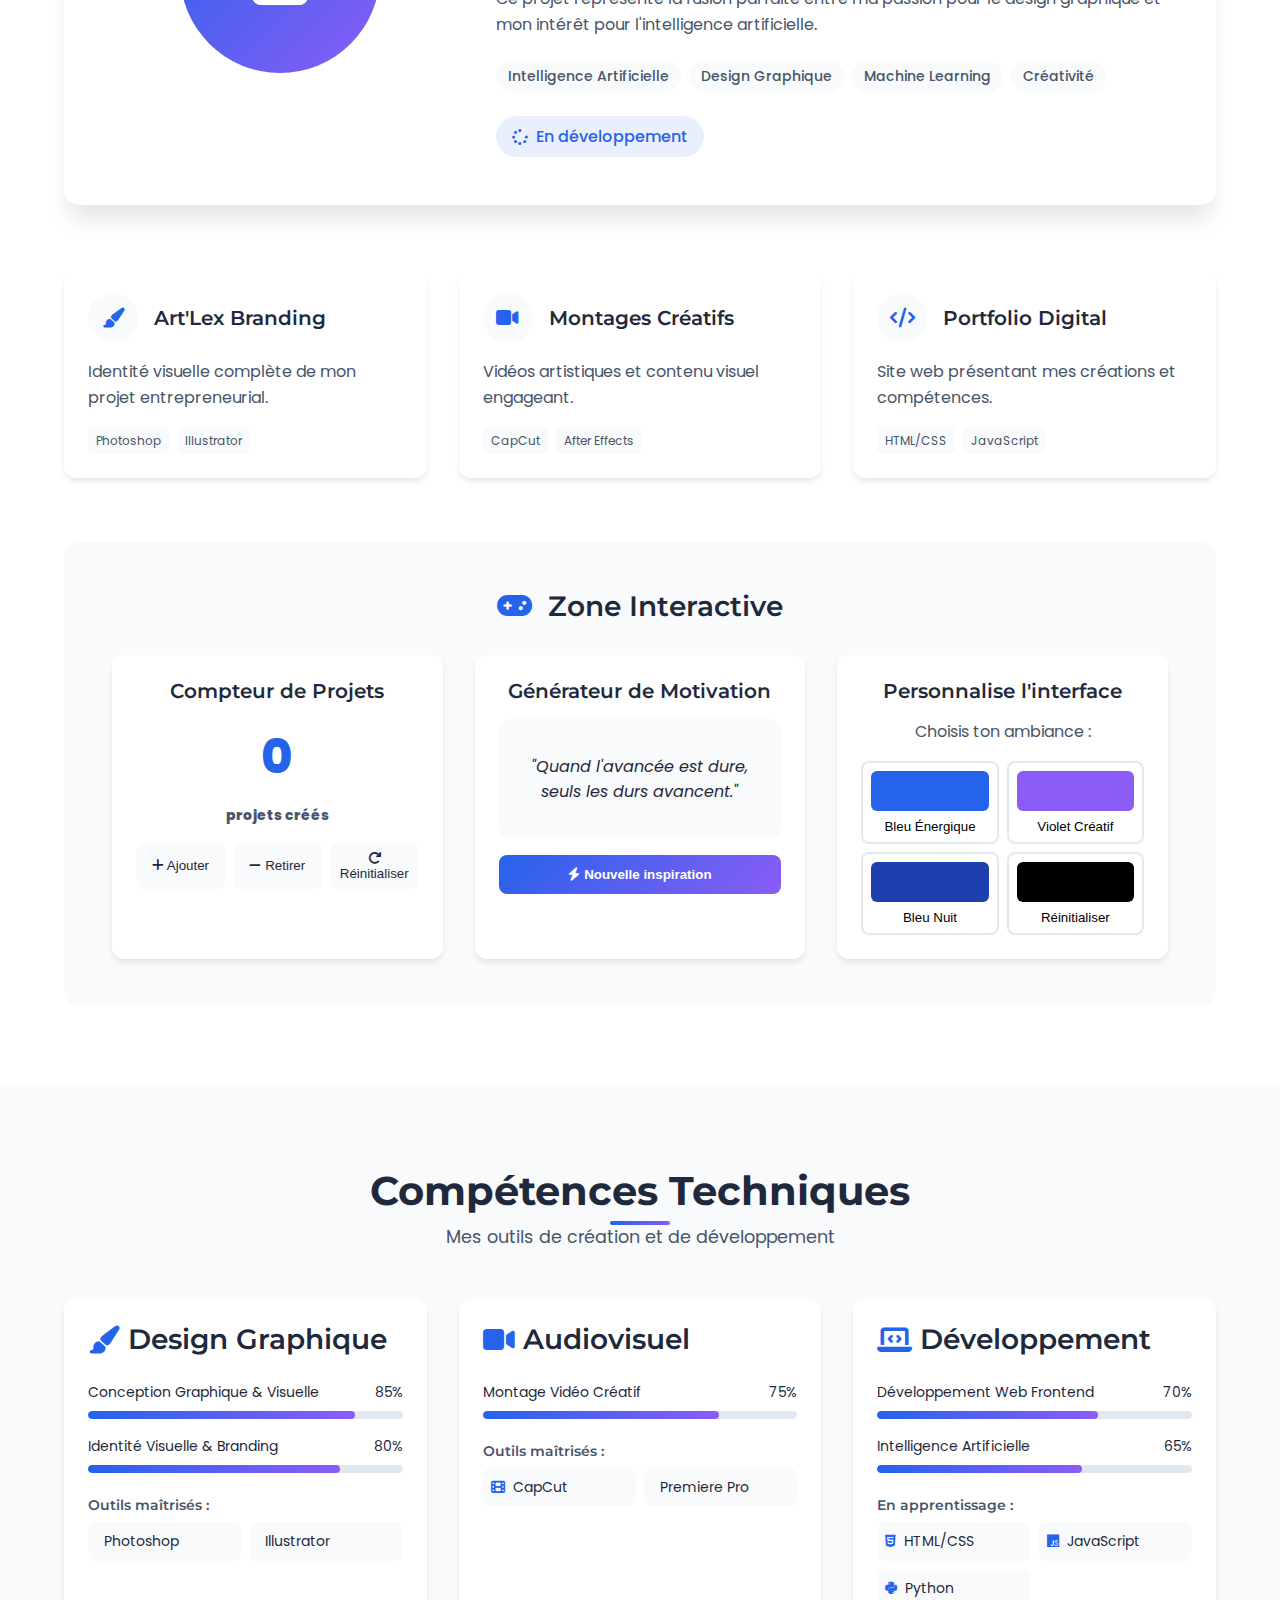
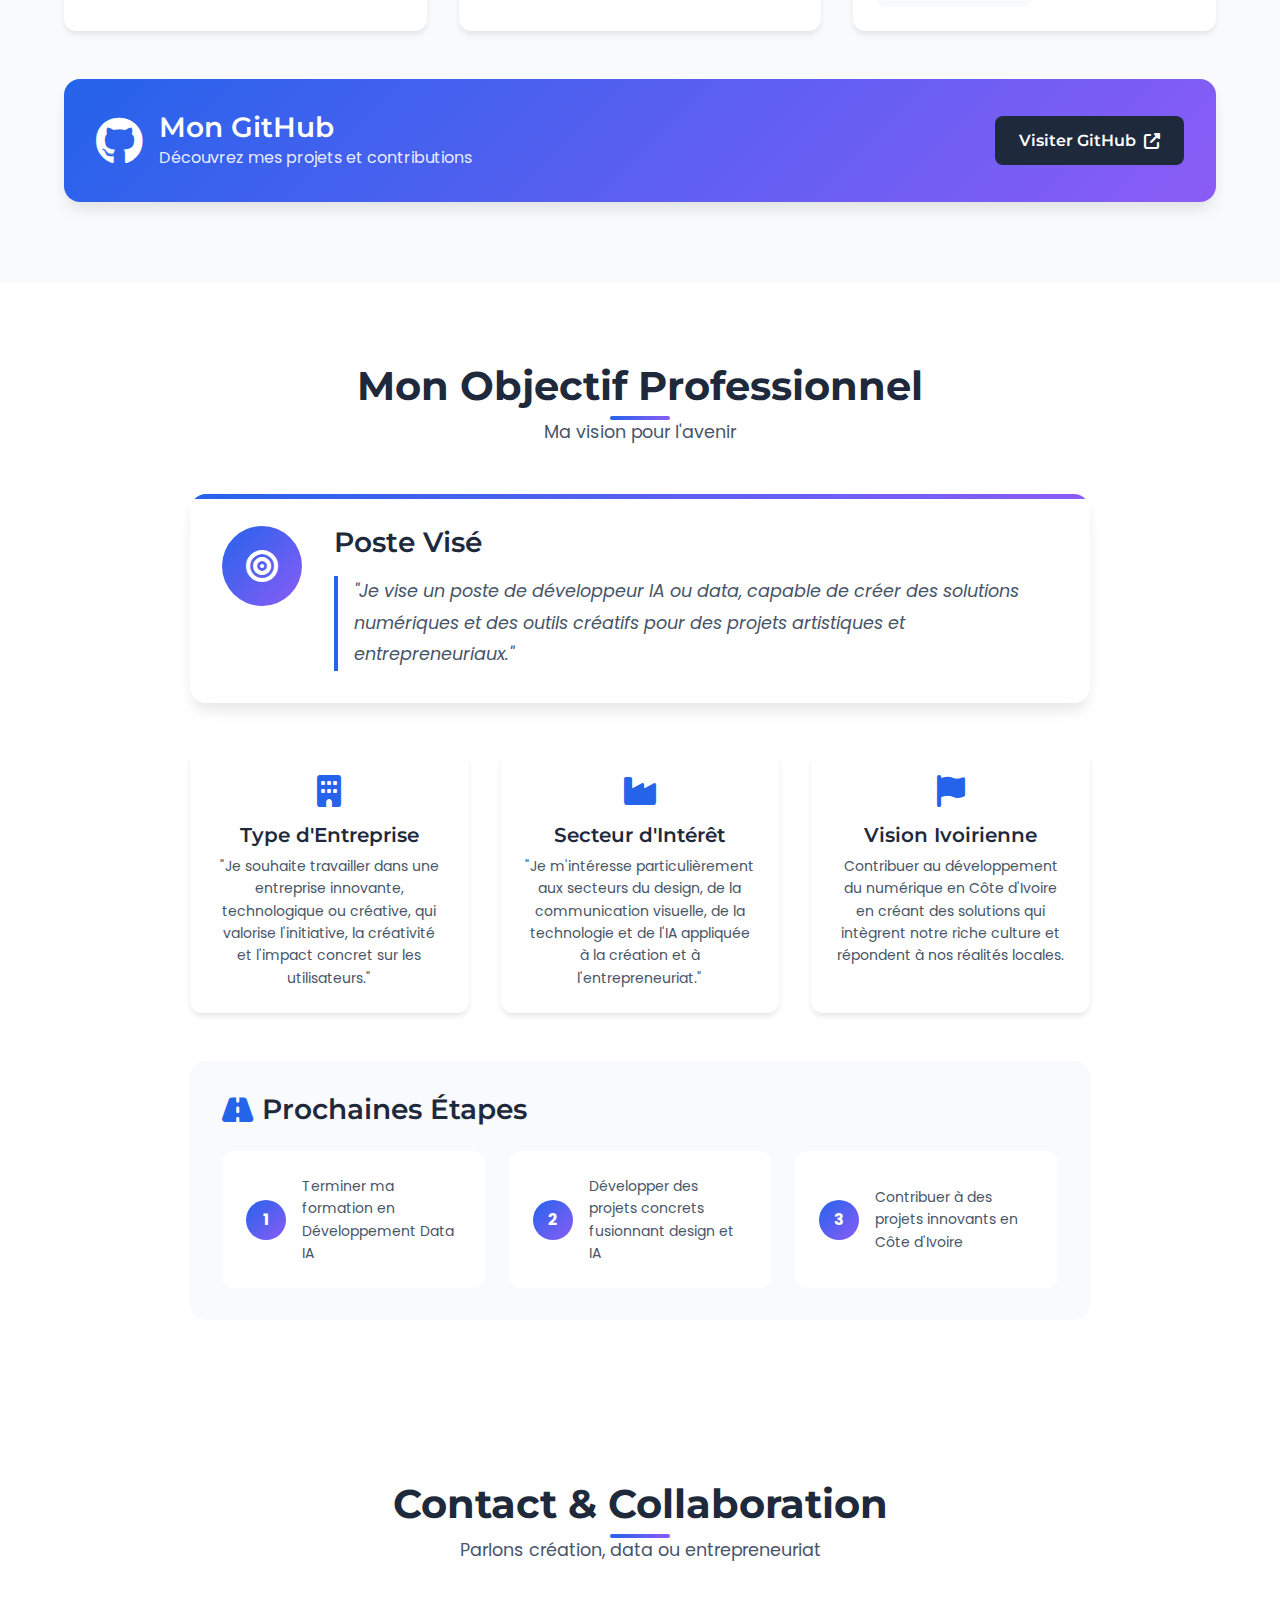
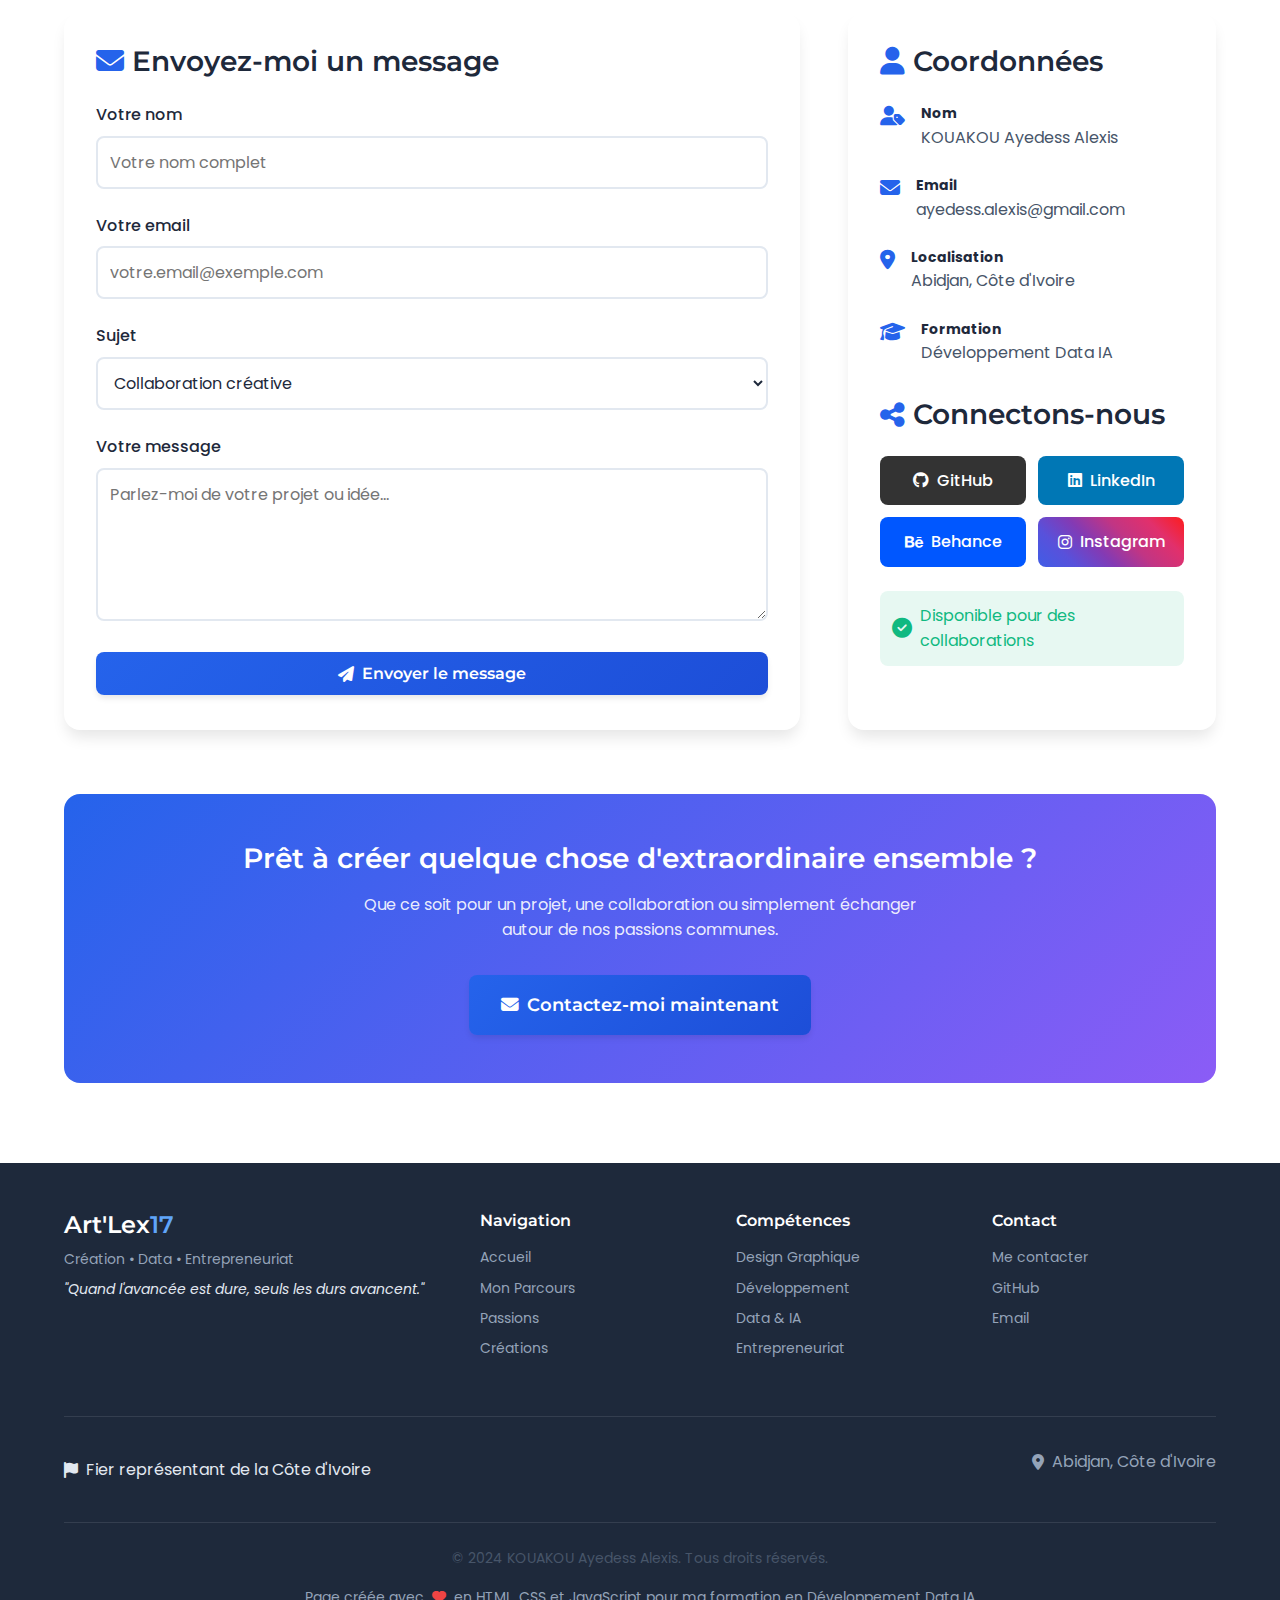
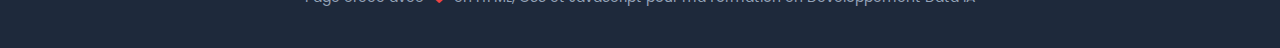
<file: index.html.html>
<!DOCTYPE html>
<html lang="fr">
<head>
    <meta charset="UTF-8">
    <meta name="viewport" content="width=device-width, initial-scale=1.0">
    <title>Alexis KOUAKOU | Créateur & Développeur IA</title>
    <link rel="stylesheet" href="style.css">
    <link rel="stylesheet" href="https://cdnjs.cloudflare.com/ajax/libs/font-awesome/6.4.0/css/all.min.css">
    <link href="https://fonts.googleapis.com/css2?family=Montserrat:wght@400;500;600;700;800&family=Poppins:wght@300;400;500;600&family=Raleway:wght@300;400;500;600;700&display=swap" rel="stylesheet">
</head>
<body>
    <!-- Navigation -->
    <nav class="navbar">
        <div class="nav-container">
            <a href="#accueil" class="logo">
                <span class="logo-text">Art'Lex</span>
                <span class="logo-number">17</span>
            </a>
            
            <ul class="nav-menu">
                <li><a href="#accueil"><i class="fas fa-home"></i> Accueil</a></li>
                <li><a href="#parcours"><i class="fas fa-road"></i> Mon Parcours</a></li>
                <li><a href="#passions"><i class="fas fa-heart"></i> Passions</a></li>
                <li><a href="#creations"><i class="fas fa-paint-brush"></i> Créations</a></li>
                <li><a href="#objectif"><i class="fas fa-bullseye"></i> Objectif</a></li>
                <li><a href="#contact"><i class="fas fa-envelope"></i> Contact</a></li>
            </ul>
            
            <div class="nav-right">
                <button class="theme-toggle" id="themeToggle">
                    <i class="fas fa-moon" id="themeIcon"></i>
                </button>
                <div class="language-switch">
                    <span class="lang-flag">🇨🇮</span>
                    <span class="lang-text">CI</span>
                </div>
            </div>
        </div>
    </nav>

    <!-- Section Hero / Accueil -->
    <section id="accueil" class="hero">
        <div class="hero-background">
            <div class="bg-pattern"></div>
        </div>
        
        <div class="hero-container">
            <div class="hero-content">
                <div class="hero-badge">
                    <span>🇨🇮 Créateur Ivoirien</span>
                </div>
                
                <h1 class="hero-title">
                    <span class="hero-line">KOUAKOU</span>
                    <span class="hero-line">Ayedess <span class="highlight">Alexis</span></span>
                </h1>
                
                <p class="hero-subtitle">
                    <span class="typewriter" id="typewriter"></span>
                </p>
                
                <p class="hero-description">
                    Je transforme des pensées abstraites en créations visuelles et des données brutes 
                    en solutions intelligentes. Bâtisseur autodidacte, scout passionné, entrepreneur en devenir.
                </p>
                
                <div class="hero-cta">
                    <a href="#creations" class="btn btn-primary">
                        <i class="fas fa-rocket"></i> Voir mes créations
                    </a>
                    <a href="#contact" class="btn btn-secondary">
                        <i class="fas fa-handshake"></i> Collaborer
                    </a>
                </div>
                
                <div class="hero-quote">
                    <i class="fas fa-quote-left"></i>
                    <p>"Quand l'avancée est dure, seuls les durs avancent."</p>
                </div>
                
                <div class="scroll-indicator">
                    <span>Explorer mon univers</span>
                    <i class="fas fa-chevron-down"></i>
                </div>
            </div>
            
            <div class="hero-visual">
                <div class="avatar-container">
                    <div class="avatar-placeholder">
                        <i class="fas fa-user-astronaut"></i>
                        <div class="avatar-badge">Art'Lex</div>
                    </div>
                    
                    <div class="floating-elements">
                        <div class="floating-element design">
                            <i class="fas fa-paint-brush"></i>
                        </div>
                        <div class="floating-element code">
                            <i class="fas fa-code"></i>
                        </div>
                        <div class="floating-element ai">
                            <i class="fas fa-brain"></i>
                        </div>
                        <div class="floating-element scout">
                            <i class="fas fa-campground"></i>
                        </div>
                    </div>
                </div>
                
                <div class="location-tag">
                    <i class="fas fa-map-marker-alt"></i>
                    <span>Abidjan, Côte d'Ivoire</span>
                </div>
            </div>
        </div>
    </section>

    <!-- Section Parcours -->
    <section id="parcours" class="section section-parcours">
        <div class="container">
            <div class="section-header">
                <h2 class="section-title">Mon Parcours de Bâtisseur</h2>
                <p class="section-subtitle">De l'autodidaxie à l'entrepreneuriat créatif</p>
            </div>
            
            <div class="parcours-intro">
                <p>
                    Mon parcours s'est construit progressivement, à la croisée de l'engagement, 
                    de l'apprentissage autonome et de la responsabilité. J'ai grandi dans un 
                    environnement où il fallait s'adapter, observer et apprendre par soi-même.
                </p>
            </div>
            
            <div class="timeline">
                <!-- Étape 1 -->
                <div class="timeline-item">
                    <div class="timeline-marker">
                        <div class="marker-icon">
                            <i class="fas fa-seedling"></i>
                        </div>
                        <div class="timeline-date">Débuts</div>
                    </div>
                    <div class="timeline-content">
                        <h3>Apprentissage Autonome</h3>
                        <p>
                            Développement d'une capacité à trouver des solutions avec peu de moyens. 
                            Exploration du design graphique, de la création visuelle et des bases du numérique.
                        </p>
                        <div class="timeline-tags">
                            <span class="tag">Autodidacte</span>
                            <span class="tag">Adaptation</span>
                            <span class="tag">Créativité</span>
                        </div>
                    </div>
                </div>
                
                <!-- Étape 2 -->
                <div class="timeline-item">
                    <div class="timeline-marker">
                        <div class="marker-icon">
                            <i class="fas fa-hands-helping"></i>
                        </div>
                        <div class="timeline-date">Scoutisme</div>
                    </div>
                    <div class="timeline-content">
                        <h3>Formation par le Scoutisme</h3>
                        <p>
                            Engagement structurant qui a développé mon sens des responsabilités, 
                            du leadership et de la transmission aux jeunes.
                        </p>
                        <div class="timeline-tags">
                            <span class="tag">Leadership</span>
                            <span class="tag">Transmission</span>
                            <span class="tag">Valeurs</span>
                        </div>
                    </div>
                </div>
                
                <!-- Étape 3 -->
                <div class="timeline-item">
                    <div class="timeline-marker">
                        <div class="marker-icon">
                            <i class="fas fa-briefcase"></i>
                        </div>
                        <div class="timeline-date">Expériences Pro</div>
                    </div>
                    <div class="timeline-content">
                        <h3>Parcours Professionnel</h3>
                        <div class="experience-list">
                            <div class="experience-item">
                                <h4>Coordonnateur Technique & Départemental</h4>
                                <p class="company">UNITEC TECHNOLOGY</p>
                            </div>
                            <div class="experience-item">
                                <h4>Chargé Création Digital & Communication</h4>
                                <p class="company">SELFBRANDING</p>
                            </div>
                            <div class="experience-item">
                                <h4>Agent Réception Assistant</h4>
                                <p class="company">PORTEO BTP</p>
                            </div>
                            <div class="experience-item">
                                <h4>Attaché de Direction</h4>
                                <p class="company">ETD IMMOBILIER</p>
                            </div>
                        </div>
                    </div>
                </div>
                
                <!-- Étape 4 -->
                <div class="timeline-item">
                    <div class="timeline-marker">
                        <div class="marker-icon">
                            <i class="fas fa-chart-line"></i>
                        </div>
                        <div class="timeline-date">Actuel</div>
                    </div>
                    <div class="timeline-content">
                        <h3>Formation & Entrepreneuriat</h3>
                        <p>
                            <strong>Formation Développement Data IA</strong> – Acquisition de compétences techniques avancées<br>
                            <strong>Art'Lex</strong> – Projet entrepreneurial évoluant d'une activité créative vers 
                            une structure intégrant design, communication et solutions numériques.
                        </p>
                        <div class="timeline-tags">
                            <span class="tag">Data IA</span>
                            <span class="tag">Entrepreneuriat</span>
                            <span class="tag">Innovation</span>
                        </div>
                    </div>
                </div>
            </div>
            
            <div class="parcours-philosophy">
                <div class="philosophy-card">
                    <i class="fas fa-compass"></i>
                    <h3>Ma Philosophie</h3>
                    <p>
                        "Je suis un bâtisseur qui apprend en avançant et structure au fur et à mesure. 
                        Chaque expérience est une pierre ajoutée à l'édifice de mon parcours."
                    </p>
                </div>
            </div>
        </div>
    </section>

    <!-- Section Passions -->
    <section id="passions" class="section section-passions">
        <div class="container">
            <div class="section-header">
                <h2 class="section-title">Mes Passions & Centres d'Intérêt</h2>
                <p class="section-subtitle">Ce qui m'anime et me fait avancer</p>
            </div>
            
            <div class="passion-main">
                <div class="passion-hero">
                    <div class="passion-icon">
                        <i class="fas fa-magic"></i>
                    </div>
                    <h3>La Création comme Expression</h3>
                    <p>
                        Depuis l'enfance, j'écris pour extérioriser : poèmes, textes, chants. 
                        Cette passion s'étend à l'art visuel : graphisme, calligraphie, sérigraphie, infographie. 
                        Je transforme des pensées abstraites en créations visibles, lisibles et partageables.
                    </p>
                </div>
                
                <div class="passions-grid">
                    <!-- Colonne 1 -->
                    <div class="passion-column">
                        <div class="passion-card">
                            <div class="passion-card-header">
                                <i class="fas fa-palette"></i>
                                <h4>Design Graphique</h4>
                            </div>
                            <p>Création de logos, affiches, identités visuelles qui racontent une histoire.</p>
                        </div>
                        
                        <div class="passion-card">
                            <div class="passion-card-header">
                                <i class="fas fa-laptop-code"></i>
                                <h4>Numérique & Tech</h4>
                            </div>
                            <p>Développement web, mobile, data et IA - l'avenir de la création.</p>
                        </div>
                    </div>
                    
                    <!-- Colonne 2 -->
                    <div class="passion-column">
                        <div class="passion-card">
                            <div class="passion-card-header">
                                <i class="fas fa-rocket"></i>
                                <h4>Entrepreneuriat</h4>
                            </div>
                            <p>Construire Art'Lex, un projet ancré dans la réalité ivoirienne.</p>
                        </div>
                        
                        <div class="passion-card">
                            <div class="passion-card-header">
                                <i class="fas fa-campground"></i>
                                <h4>Scoutisme</h4>
                            </div>
                            <p>Éducation des jeunes et transmission de valeurs structurantes.</p>
                        </div>
                    </div>
                    
                    <!-- Colonne 3 -->
                    <div class="passion-column">
                        <div class="passion-card">
                            <div class="passion-card-header">
                                <i class="fas fa-landmark"></i>
                                <h4>Culture Ivoirienne</h4>
                            </div>
                            <p>Valoriser nos symboles et réalités sociales dans la création moderne.</p>
                        </div>
                        
                        <div class="hobbies-card">
                            <h4>Mes Loisirs</h4>
                            <div class="hobbies-list">
                                <div class="hobby">
                                    <i class="fas fa-futbol"></i>
                                    <span>Football</span>
                                </div>
                                <div class="hobby">
                                    <i class="fas fa-basketball-ball"></i>
                                    <span>Basketball</span>
                                </div>
                                <div class="hobby">
                                    <i class="fas fa-music"></i>
                                    <span>Rap & RNB</span>
                                </div>
                                <div class="hobby">
                                    <i class="fas fa-book"></i>
                                    <span>Développement personnel</span>
                                </div>
                            </div>
                        </div>
                    </div>
                </div>
            </div>
            
            <!-- Pourquoi la Data/IA ? -->
            <div class="data-passion">
                <div class="data-passion-header">
                    <h3><i class="fas fa-brain"></i> Pourquoi la Data & l'IA me passionnent ?</h3>
                </div>
                
                <div class="data-reasons">
                    <div class="reason">
                        <div class="reason-number">01</div>
                        <h4>Transformation Créative</h4>
                        <p>
                            "La data et l'IA m'attirent car elles permettent de transformer 
                            des informations brutes en solutions créatives et concrètes."
                        </p>
                    </div>
                    
                    <div class="reason">
                        <div class="reason-number">02</div>
                        <h4>Amplificateur de Créativité</h4>
                        <p>
                            "L'IA est pour moi un outil qui amplifie ma créativité, en me permettant 
                            d'explorer et de matérialiser des idées visuelles plus rapidement et plus variées."
                        </p>
                    </div>
                    
                    <div class="reason">
                        <div class="reason-number">03</div>
                        <h4>Fusion Design & Tech</h4>
                        <p>
                            L'intersection parfaite entre mon amour pour le design visuel et 
                            mon intérêt pour la technologie avancée.
                        </p>
                    </div>
                </div>
            </div>
        </div>
    </section>

    <!-- Section Créations -->
    <section id="creations" class="section section-creations">
        <div class="container">
            <div class="section-header">
                <h2 class="section-title">Mes Créations & Projets</h2>
                <p class="section-subtitle">Du concept à la réalisation concrète</p>
            </div>
            
            <!-- Projet Principal -->
            <div class="featured-project">
                <div class="project-badge">
                    <i class="fas fa-star"></i>
                    Projet Phare
                </div>
                
                <div class="project-card featured">
                    <div class="project-visual">
                        <div class="project-icon">
                            <i class="fas fa-robot"></i>
                        </div>
                    </div>
                    
                    <div class="project-content">
                        <h3>JUSTAI</h3>
                        <p class="project-subtitle">IA de Génération de Conception Graphique</p>
                        
                        <div class="project-description">
                            <p>
                                Conception d'une intelligence artificielle spécialisée dans la création 
                                de concepts graphiques. JUSTAI analyse les tendances design et génère 
                                des propositions créatives adaptées aux besoins spécifiques.
                            </p>
                            
                            <p>
                                Ce projet représente la fusion parfaite entre ma passion pour le design 
                                graphique et mon intérêt pour l'intelligence artificielle.
                            </p>
                        </div>
                        
                        <div class="project-tech">
                            <span class="tech-tag">Intelligence Artificielle</span>
                            <span class="tech-tag">Design Graphique</span>
                            <span class="tech-tag">Machine Learning</span>
                            <span class="tech-tag">Créativité</span>
                        </div>
                        
                        <div class="project-status">
                            <span class="status in-progress">
                                <i class="fas fa-spinner"></i> En développement
                            </span>
                        </div>
                    </div>
                </div>
            </div>
            
            <!-- Autres Projets -->
            <div class="projects-grid">
                <div class="project-card">
                    <div class="project-header">
                        <div class="project-icon-small">
                            <i class="fas fa-paint-brush"></i>
                        </div>
                        <h4>Art'Lex Branding</h4>
                    </div>
                    <p>Identité visuelle complète de mon projet entrepreneurial.</p>
                    <div class="project-tools">
                        <span>Photoshop</span>
                        <span>Illustrator</span>
                    </div>
                </div>
                
                <div class="project-card">
                    <div class="project-header">
                        <div class="project-icon-small">
                            <i class="fas fa-video"></i>
                        </div>
                        <h4>Montages Créatifs</h4>
                    </div>
                    <p>Vidéos artistiques et contenu visuel engageant.</p>
                    <div class="project-tools">
                        <span>CapCut</span>
                        <span>After Effects</span>
                    </div>
                </div>
                
                <div class="project-card">
                    <div class="project-header">
                        <div class="project-icon-small">
                            <i class="fas fa-code"></i>
                        </div>
                        <h4>Portfolio Digital</h4>
                    </div>
                    <p>Site web présentant mes créations et compétences.</p>
                    <div class="project-tools">
                        <span>HTML/CSS</span>
                        <span>JavaScript</span>
                    </div>
                </div>
            </div>
            
            <!-- Zone Interactive -->
            <div class="interactive-zone">
                <h3><i class="fas fa-gamepad"></i> Zone Interactive</h3>
                
                <div class="interactive-content">
                    <div class="counter-widget">
                        <h4>Compteur de Projets</h4>
                        <div class="counter-display">
                            <span id="projectCounter">0</span>
                            <span class="counter-label">projets créés</span>
                        </div>
                        <div class="counter-controls">
                            <button class="btn-counter" id="addProject">
                                <i class="fas fa-plus"></i> Ajouter
                            </button>
                            <button class="btn-counter" id="removeProject">
                                <i class="fas fa-minus"></i> Retirer
                            </button>
                            <button class="btn-counter" id="resetProjects">
                                <i class="fas fa-redo"></i> Réinitialiser
                            </button>
                        </div>
                    </div>
                    
                    <div class="quote-generator">
                        <h4>Générateur de Motivation</h4>
                        <div class="quote-display" id="quoteDisplay">
                            "Quand l'avancée est dure, seuls les durs avancent."
                        </div>
                        <button class="btn-generate" id="generateQuote">
                            <i class="fas fa-bolt"></i> Nouvelle inspiration
                        </button>
                    </div>
                    
                    <div class="color-picker">
                        <h4>Personnalise l'interface</h4>
                        <p>Choisis ton ambiance :</p>
                        <div class="color-options">
                            <button class="color-option" data-theme="blue">
                                <div class="color-preview" style="background: #2563eb;"></div>
                                <span>Bleu Énergique</span>
                            </button>
                            <button class="color-option" data-theme="creative">
                                <div class="color-preview" style="background: #8b5cf6;"></div>
                                <span>Violet Créatif</span>
                            </button>
                            <button class="color-option" data-theme="dark">
                                <div class="color-preview" style="background: #1e40af;"></div>
                                <span>Bleu Nuit</span>
                            </button>
                            <button class="color-option" data-theme="reset">
                                <div class="color-preview" style="background: #000;"></div>
                                <span>Réinitialiser</span>
                            </button>
                        </div>
                    </div>
                </div>
            </div>
        </div>
    </section>

    <!-- Compétences Techniques -->
    <section class="section section-skills">
        <div class="container">
            <div class="section-header">
                <h2 class="section-title">Compétences Techniques</h2>
                <p class="section-subtitle">Mes outils de création et de développement</p>
            </div>
            
            <div class="skills-container">
                <div class="skills-category">
                    <h3><i class="fas fa-paint-brush"></i> Design Graphique</h3>
                    <div class="skill-item">
                        <div class="skill-info">
                            <span>Conception Graphique & Visuelle</span>
                            <span>85%</span>
                        </div>
                        <div class="skill-bar">
                            <div class="skill-level" style="width: 85%"></div>
                        </div>
                    </div>
                    
                    <div class="skill-item">
                        <div class="skill-info">
                            <span>Identité Visuelle & Branding</span>
                            <span>80%</span>
                        </div>
                        <div class="skill-bar">
                            <div class="skill-level" style="width: 80%"></div>
                        </div>
                    </div>
                    
                    <div class="tools">
                        <h4>Outils maîtrisés :</h4>
                        <div class="tools-grid">
                            <div class="tool">
                                <i class="fab fa-adobe"></i>
                                <span>Photoshop</span>
                            </div>
                            <div class="tool">
                                <i class="fab fa-adobe"></i>
                                <span>Illustrator</span>
                            </div>
                        </div>
                    </div>
                </div>
                
                <div class="skills-category">
                    <h3><i class="fas fa-video"></i> Audiovisuel</h3>
                    <div class="skill-item">
                        <div class="skill-info">
                            <span>Montage Vidéo Créatif</span>
                            <span>75%</span>
                        </div>
                        <div class="skill-bar">
                            <div class="skill-level" style="width: 75%"></div>
                        </div>
                    </div>
                    
                    <div class="tools">
                        <h4>Outils maîtrisés :</h4>
                        <div class="tools-grid">
                            <div class="tool">
                                <i class="fas fa-film"></i>
                                <span>CapCut</span>
                            </div>
                            <div class="tool">
                                <i class="fab fa-adobe"></i>
                                <span>Premiere Pro</span>
                            </div>
                        </div>
                    </div>
                </div>
                
                <div class="skills-category">
                    <h3><i class="fas fa-laptop-code"></i> Développement</h3>
                    <div class="skill-item">
                        <div class="skill-info">
                            <span>Développement Web Frontend</span>
                            <span>70%</span>
                        </div>
                        <div class="skill-bar">
                            <div class="skill-level" style="width: 70%"></div>
                        </div>
                    </div>
                    
                    <div class="skill-item">
                        <div class="skill-info">
                            <span>Intelligence Artificielle</span>
                            <span>65%</span>
                        </div>
                        <div class="skill-bar">
                            <div class="skill-level" style="width: 65%"></div>
                        </div>
                    </div>
                    
                    <div class="tools">
                        <h4>En apprentissage :</h4>
                        <div class="tools-grid">
                            <div class="tool">
                                <i class="fab fa-html5"></i>
                                <span>HTML/CSS</span>
                            </div>
                            <div class="tool">
                                <i class="fab fa-js"></i>
                                <span>JavaScript</span>
                            </div>
                            <div class="tool">
                                <i class="fab fa-python"></i>
                                <span>Python</span>
                            </div>
                        </div>
                    </div>
                </div>
            </div>
            
            <div class="github-card">
                <div class="github-content">
                    <i class="fab fa-github"></i>
                    <div>
                        <h3>Mon GitHub</h3>
                        <p>Découvrez mes projets et contributions</p>
                    </div>
                </div>
                <a href="https://github.com/ArtLex17" target="_blank" class="btn btn-github">
                    Visiter GitHub
                    <i class="fas fa-external-link-alt"></i>
                </a>
            </div>
        </div>
    </section>

    <!-- Section Objectif -->
    <section id="objectif" class="section section-objectif">
        <div class="container">
            <div class="section-header">
                <h2 class="section-title">Mon Objectif Professionnel</h2>
                <p class="section-subtitle">Ma vision pour l'avenir</p>
            </div>
            
            <div class="objectif-content">
                <div class="objectif-card">
                    <div class="objectif-icon">
                        <i class="fas fa-bullseye"></i>
                    </div>
                    
                    <div class="objectif-text">
                        <h3>Poste Visé</h3>
                        <blockquote>
                            "Je vise un poste de développeur IA ou data, capable de créer des solutions 
                            numériques et des outils créatifs pour des projets artistiques et entrepreneuriaux."
                        </blockquote>
                    </div>
                </div>
                
                <div class="objectif-details">
                    <div class="detail-card">
                        <i class="fas fa-building"></i>
                        <h4>Type d'Entreprise</h4>
                        <p>
                            "Je souhaite travailler dans une entreprise innovante, technologique ou créative, 
                            qui valorise l'initiative, la créativité et l'impact concret sur les utilisateurs."
                        </p>
                    </div>
                    
                    <div class="detail-card">
                        <i class="fas fa-industry"></i>
                        <h4>Secteur d'Intérêt</h4>
                        <p>
                            "Je m'intéresse particulièrement aux secteurs du design, de la communication 
                            visuelle, de la technologie et de l'IA appliquée à la création et à l'entrepreneuriat."
                        </p>
                    </div>
                    
                    <div class="detail-card">
                        <i class="fas fa-flag"></i>
                        <h4>Vision Ivoirienne</h4>
                        <p>
                            Contribuer au développement du numérique en Côte d'Ivoire en créant des solutions 
                            qui intègrent notre riche culture et répondent à nos réalités locales.
                        </p>
                    </div>
                </div>
                
                <div class="next-steps">
                    <h3><i class="fas fa-road"></i> Prochaines Étapes</h3>
                    <div class="steps-list">
                        <div class="step">
                            <div class="step-number">1</div>
                            <p>Terminer ma formation en Développement Data IA</p>
                        </div>
                        <div class="step">
                            <div class="step-number">2</div>
                            <p>Développer des projets concrets fusionnant design et IA</p>
                        </div>
                        <div class="step">
                            <div class="step-number">3</div>
                            <p>Contribuer à des projets innovants en Côte d'Ivoire</p>
                        </div>
                    </div>
                </div>
            </div>
        </div>
    </section>

    <!-- Section Contact -->
    <section id="contact" class="section section-contact">
        <div class="container">
            <div class="section-header">
                <h2 class="section-title">Contact & Collaboration</h2>
                <p class="section-subtitle">Parlons création, data ou entrepreneuriat</p>
            </div>
            
            <div class="contact-container">
                <div class="contact-form">
                    <h3><i class="fas fa-envelope"></i> Envoyez-moi un message</h3>
                    
                    <form id="contactForm">
                        <div class="form-group">
                            <label for="name">Votre nom</label>
                            <input type="text" id="name" placeholder="Votre nom complet" required>
                        </div>
                        
                        <div class="form-group">
                            <label for="email">Votre email</label>
                            <input type="email" id="email" placeholder="votre.email@exemple.com" required>
                        </div>
                        
                        <div class="form-group">
                            <label for="subject">Sujet</label>
                            <select id="subject">
                                <option value="collab">Collaboration créative</option>
                                <option value="data">Projet Data/IA</option>
                                <option value="design">Design graphique</option>
                                <option value="entrepreneuriat">Entrepreneuriat</option>
                                <option value="other">Autre</option>
                            </select>
                        </div>
                        
                        <div class="form-group">
                            <label for="message">Votre message</label>
                            <textarea id="message" rows="5" placeholder="Parlez-moi de votre projet ou idée..." required></textarea>
                        </div>
                        
                        <button type="submit" class="btn btn-primary btn-block">
                            <i class="fas fa-paper-plane"></i> Envoyer le message
                        </button>
                    </form>
                </div>
                
                <div class="contact-info">
                    <div class="info-card">
                        <h3><i class="fas fa-user"></i> Coordonnées</h3>
                        
                        <div class="contact-detail">
                            <i class="fas fa-user-tag"></i>
                            <div>
                                <strong>Nom</strong>
                                <p>KOUAKOU Ayedess Alexis</p>
                            </div>
                        </div>
                        
                        <div class="contact-detail">
                            <i class="fas fa-envelope"></i>
                            <div>
                                <strong>Email</strong>
                                <p>ayedess.alexis@gmail.com</p>
                            </div>
                        </div>
                        
                        <div class="contact-detail">
                            <i class="fas fa-map-marker-alt"></i>
                            <div>
                                <strong>Localisation</strong>
                                <p>Abidjan, Côte d'Ivoire</p>
                            </div>
                        </div>
                        
                        <div class="contact-detail">
                            <i class="fas fa-graduation-cap"></i>
                            <div>
                                <strong>Formation</strong>
                                <p>Développement Data IA</p>
                            </div>
                        </div>
                    </div>
                    
                    <div class="social-card">
                        <h3><i class="fas fa-share-alt"></i> Connectons-nous</h3>
                        
                        <div class="social-links">
                            <a href="https://github.com/ArtLex17" target="_blank" class="social-link github">
                                <i class="fab fa-github"></i>
                                GitHub
                            </a>
                            
                            <a href="#" class="social-link linkedin">
                                <i class="fab fa-linkedin"></i>
                                LinkedIn
                            </a>
                            
                            <a href="#" class="social-link behance">
                                <i class="fab fa-behance"></i>
                                Behance
                            </a>
                            
                            <a href="#" class="social-link instagram">
                                <i class="fab fa-instagram"></i>
                                Instagram
                            </a>
                        </div>
                        
                        <div class="available">
                            <i class="fas fa-check-circle"></i>
                            <span>Disponible pour des collaborations</span>
                        </div>
                    </div>
                </div>
            </div>
            
            <div class="cta-final">
                <h3>Prêt à créer quelque chose d'extraordinaire ensemble ?</h3>
                <p>Que ce soit pour un projet, une collaboration ou simplement échanger autour de nos passions communes.</p>
                <a href="mailto:ayedess.alexis@gmail.com" class="btn btn-primary btn-large">
                    <i class="fas fa-envelope"></i> Contactez-moi maintenant
                </a>
            </div>
        </div>
    </section>

    <!-- Footer -->
    <footer class="footer">
        <div class="container">
            <div class="footer-content">
                <div class="footer-brand">
                    <h3>Art'Lex<span>17</span></h3>
                    <p class="tagline">Création • Data • Entrepreneuriat</p>
                    <p class="quote">"Quand l'avancée est dure, seuls les durs avancent."</p>
                </div>
                
                <div class="footer-links">
                    <div class="footer-column">
                        <h4>Navigation</h4>
                        <a href="#accueil">Accueil</a>
                        <a href="#parcours">Mon Parcours</a>
                        <a href="#passions">Passions</a>
                        <a href="#creations">Créations</a>
                    </div>
                    
                    <div class="footer-column">
                        <h4>Compétences</h4>
                        <a href="#creations">Design Graphique</a>
                        <a href="#creations">Développement</a>
                        <a href="#objectif">Data & IA</a>
                        <a href="#creations">Entrepreneuriat</a>
                    </div>
                    
                    <div class="footer-column">
                        <h4>Contact</h4>
                        <a href="#contact">Me contacter</a>
                        <a href="https://github.com/ArtLex17" target="_blank">GitHub</a>
                        <a href="mailto:ayedess.alexis@gmail.com">Email</a>
                    </div>
                </div>
                
                <div class="footer-identity">
                    <div class="flag">
                        <i class="fas fa-flag"></i>
                        <span>Fier représentant de la Côte d'Ivoire</span>
                    </div>
                    <p class="location">
                        <i class="fas fa-map-marker-alt"></i>
                        Abidjan, Côte d'Ivoire
                    </p>
                </div>
            </div>
            
            <div class="footer-bottom">
                <p>&copy; 2024 KOUAKOU Ayedess Alexis. Tous droits réservés.</p>
                <p class="credits">
                    Page créée avec <i class="fas fa-heart"></i> en HTML, CSS et JavaScript 
                    pour ma formation en Développement Data IA
                </p>
            </div>
        </div>
    </footer>

    <!-- Scripts -->
    <script src="script.js"></script>
</body>
</html>
</file>
<file: style.css>
/* ============================================
   RESET & BASE STYLES
   ============================================ */
* {
    margin: 0;
    padding: 0;
    box-sizing: border-box;
}

:root {
    /* Couleurs principales - Thème Bleu Énergique */
    --primary-color: #2563eb;
    --primary-dark: #1d4ed8;
    --primary-light: #60a5fa;
    --secondary-color: #1e293b;
    --accent-color: #8b5cf6;
    --success-color: #10b981;
    
    /* Couleurs neutres */
    --white: #ffffff;
    --light-bg: #f8fafc;
    --light-gray: #e2e8f0;
    --gray: #94a3b8;
    --dark-gray: #475569;
    --black: #0f172a;
    
    /* Couleurs de texte */
    --text-primary: #1e293b;
    --text-secondary: #475569;
    --text-light: #64748b;
    
    /* Effets */
    --shadow-sm: 0 1px 2px 0 rgba(0, 0, 0, 0.05);
    --shadow-md: 0 4px 6px -1px rgba(0, 0, 0, 0.1);
    --shadow-lg: 0 10px 15px -3px rgba(0, 0, 0, 0.1);
    --shadow-xl: 0 20px 25px -5px rgba(0, 0, 0, 0.1);
    
    /* Bordures */
    --radius-sm: 0.375rem;
    --radius-md: 0.5rem;
    --radius-lg: 0.75rem;
    --radius-xl: 1rem;
    --radius-full: 9999px;
    
    /* Transitions */
    --transition-fast: 150ms ease;
    --transition-normal: 300ms ease;
    --transition-slow: 500ms ease;
}

/* Thème Sombre */
body.dark-theme {
    --primary-color: #3b82f6;
    --primary-dark: #2563eb;
    --primary-light: #93c5fd;
    --secondary-color: #1e293b;
    --accent-color: #a78bfa;
    
    --white: #0f172a;
    --light-bg: #1e293b;
    --light-gray: #334155;
    --gray: #475569;
    --dark-gray: #cbd5e1;
    --black: #f1f5f9;
    
    --text-primary: #f1f5f9;
    --text-secondary: #cbd5e1;
    --text-light: #94a3b8;
}

/* Thème Créatif */
body.creative-theme {
    --primary-color: #8b5cf6;
    --primary-dark: #7c3aed;
    --primary-light: #c4b5fd;
    --accent-color: #ec4899;
}

/* Styles de base */
body {
    font-family: 'Poppins', sans-serif;
    line-height: 1.6;
    color: var(--text-primary);
    background-color: var(--white);
    transition: background-color var(--transition-normal), color var(--transition-normal);
    overflow-x: hidden;
}

.container {
    width: 100%;
    max-width: 1200px;
    margin: 0 auto;
    padding: 0 1.5rem;
}

section {
    padding: 5rem 0;
}

.section {
    padding: 5rem 0;
}

.section-header {
    text-align: center;
    margin-bottom: 3rem;
}

.section-title {
    font-family: 'Montserrat', sans-serif;
    font-size: 2.5rem;
    font-weight: 700;
    color: var(--text-primary);
    margin-bottom: 0.5rem;
    position: relative;
    display: inline-block;
}

.section-title::after {
    content: '';
    position: absolute;
    bottom: -10px;
    left: 50%;
    transform: translateX(-50%);
    width: 60px;
    height: 4px;
    background: linear-gradient(90deg, var(--primary-color), var(--accent-color));
    border-radius: var(--radius-full);
}

.section-subtitle {
    font-size: 1.1rem;
    color: var(--text-secondary);
    max-width: 600px;
    margin: 0 auto;
}

/* ============================================
   TYPOGRAPHIE
   ============================================ */
h1, h2, h3, h4, h5, h6 {
    font-family: 'Montserrat', sans-serif;
    font-weight: 600;
    line-height: 1.2;
    margin-bottom: 1rem;
}

h1 {
    font-size: 3.5rem;
    font-weight: 800;
}

h2 {
    font-size: 2.5rem;
}

h3 {
    font-size: 1.75rem;
}

h4 {
    font-size: 1.25rem;
}

p {
    margin-bottom: 1rem;
    color: var(--text-secondary);
}

a {
    color: var(--primary-color);
    text-decoration: none;
    transition: color var(--transition-fast);
}

a:hover {
    color: var(--primary-dark);
}

/* ============================================
   BOUTONS
   ============================================ */
.btn {
    display: inline-flex;
    align-items: center;
    justify-content: center;
    gap: 0.5rem;
    padding: 0.75rem 1.5rem;
    border-radius: var(--radius-md);
    font-family: 'Montserrat', sans-serif;
    font-weight: 600;
    font-size: 1rem;
    border: none;
    cursor: pointer;
    transition: all var(--transition-normal);
    text-align: center;
}

.btn-primary {
    background: linear-gradient(135deg, var(--primary-color), var(--primary-dark));
    color: white;
    box-shadow: var(--shadow-md);
}

.btn-primary:hover {
    transform: translateY(-2px);
    box-shadow: var(--shadow-lg);
    background: linear-gradient(135deg, var(--primary-dark), var(--primary-color));
}

.btn-secondary {
    background-color: transparent;
    color: var(--primary-color);
    border: 2px solid var(--primary-color);
}

.btn-secondary:hover {
    background-color: var(--primary-color);
    color: white;
    transform: translateY(-2px);
}

.btn-block {
    width: 100%;
}

.btn-large {
    padding: 1rem 2rem;
    font-size: 1.1rem;
}

.btn-github {
    background-color: var(--secondary-color);
    color: white;
}

.btn-github:hover {
    background-color: var(--black);
    transform: translateY(-2px);
}

/* ============================================
   NAVIGATION
   ============================================ */
.navbar {
    position: fixed;
    top: 0;
    left: 0;
    width: 100%;
    background-color: rgba(255, 255, 255, 0.95);
    backdrop-filter: blur(10px);
    z-index: 1000;
    box-shadow: var(--shadow-sm);
    transition: all var(--transition-normal);
}

.dark-theme .navbar {
    background-color: rgba(15, 23, 42, 0.95);
}

.nav-container {
    display: flex;
    align-items: center;
    justify-content: space-between;
    padding: 1rem 1.5rem;
    max-width: 1200px;
    margin: 0 auto;
}

.logo {
    display: flex;
    align-items: center;
    gap: 0.25rem;
    font-family: 'Montserrat', sans-serif;
    font-size: 1.5rem;
    font-weight: 800;
    color: var(--text-primary);
}

.logo-text {
    color: var(--primary-color);
}

.logo-number {
    background: linear-gradient(135deg, var(--primary-color), var(--accent-color));
    -webkit-background-clip: text;
    -webkit-text-fill-color: transparent;
    background-clip: text;
}

.nav-menu {
    display: flex;
    list-style: none;
    gap: 2rem;
}

.nav-menu a {
    display: flex;
    align-items: center;
    gap: 0.5rem;
    color: var(--text-secondary);
    font-weight: 500;
    padding: 0.5rem;
    border-radius: var(--radius-sm);
    transition: all var(--transition-fast);
}

.nav-menu a:hover {
    color: var(--primary-color);
    background-color: var(--light-bg);
}

.nav-menu a i {
    font-size: 0.875rem;
}

.nav-right {
    display: flex;
    align-items: center;
    gap: 1rem;
}

.theme-toggle {
    background: var(--light-bg);
    border: none;
    width: 40px;
    height: 40px;
    border-radius: var(--radius-full);
    display: flex;
    align-items: center;
    justify-content: center;
    cursor: pointer;
    color: var(--text-primary);
    transition: all var(--transition-fast);
}

.theme-toggle:hover {
    background-color: var(--primary-color);
    color: white;
    transform: rotate(15deg);
}

.language-switch {
    display: flex;
    align-items: center;
    gap: 0.5rem;
    padding: 0.5rem 1rem;
    background: var(--light-bg);
    border-radius: var(--radius-full);
    font-weight: 500;
}

.lang-flag {
    font-size: 1.2rem;
}

/* ============================================
   HERO SECTION
   ============================================ */
.hero {
    min-height: 100vh;
    display: flex;
    align-items: center;
    position: relative;
    overflow: hidden;
    padding-top: 80px;
}

.hero-background {
    position: absolute;
    top: 0;
    left: 0;
    width: 100%;
    height: 100%;
    z-index: -1;
}

.bg-pattern {
    position: absolute;
    width: 100%;
    height: 100%;
    background: 
        radial-gradient(circle at 20% 80%, rgba(37, 99, 235, 0.1) 0%, transparent 50%),
        radial-gradient(circle at 80% 20%, rgba(139, 92, 246, 0.1) 0%, transparent 50%);
}

.hero-container {
    display: grid;
    grid-template-columns: 1fr 1fr;
    gap: 4rem;
    align-items: center;
    max-width: 1200px;
    margin: 0 auto;
    padding: 0 1.5rem;
}

.hero-content {
    position: relative;
}

.hero-badge {
    display: inline-flex;
    align-items: center;
    gap: 0.5rem;
    background: linear-gradient(135deg, var(--primary-color), var(--accent-color));
    color: white;
    padding: 0.5rem 1rem;
    border-radius: var(--radius-full);
    font-size: 0.875rem;
    font-weight: 600;
    margin-bottom: 2rem;
    animation: float 3s ease-in-out infinite;
}

@keyframes float {
    0%, 100% { transform: translateY(0); }
    50% { transform: translateY(-10px); }
}

.hero-title {
    font-size: 3.5rem;
    line-height: 1.1;
    margin-bottom: 1.5rem;
}

.hero-line {
    display: block;
}

.highlight {
    background: linear-gradient(135deg, var(--primary-color), var(--accent-color));
    -webkit-background-clip: text;
    -webkit-text-fill-color: transparent;
    background-clip: text;
}

.hero-subtitle {
    font-size: 1.5rem;
    color: var(--text-secondary);
    margin-bottom: 1.5rem;
    min-height: 3rem;
}

.typewriter {
    color: var(--primary-color);
    font-weight: 600;
    border-right: 3px solid var(--primary-color);
    animation: blink 1s step-end infinite;
}

@keyframes blink {
    50% { border-color: transparent; }
}

.hero-description {
    font-size: 1.1rem;
    line-height: 1.8;
    margin-bottom: 2rem;
    max-width: 500px;
}

.hero-cta {
    display: flex;
    gap: 1rem;
    margin-bottom: 2rem;
}

.hero-quote {
    display: flex;
    align-items: flex-start;
    gap: 1rem;
    padding: 1.5rem;
    background: var(--light-bg);
    border-radius: var(--radius-lg);
    border-left: 4px solid var(--primary-color);
    margin-bottom: 2rem;
    max-width: 500px;
}

.hero-quote i {
    color: var(--primary-color);
    font-size: 1.5rem;
    margin-top: 0.25rem;
}

.hero-quote p {
    font-style: italic;
    margin: 0;
    color: var(--text-primary);
    font-weight: 500;
}

.scroll-indicator {
    display: flex;
    align-items: center;
    gap: 0.5rem;
    color: var(--text-secondary);
    font-size: 0.875rem;
    animation: bounce 2s infinite;
}

@keyframes bounce {
    0%, 100% { transform: translateY(0); }
    50% { transform: translateY(-10px); }
}

/* Avatar et éléments visuels */
.hero-visual {
    position: relative;
}

.avatar-container {
    position: relative;
    width: 400px;
    height: 400px;
    margin: 0 auto;
}

.avatar-placeholder {
    width: 100%;
    height: 100%;
    background: linear-gradient(135deg, var(--primary-color), var(--accent-color));
    border-radius: 30% 70% 70% 30% / 30% 30% 70% 70%;
    display: flex;
    align-items: center;
    justify-content: center;
    font-size: 8rem;
    color: white;
    animation: morph 15s infinite linear;
    position: relative;
}

@keyframes morph {
    0% { border-radius: 30% 70% 70% 30% / 30% 30% 70% 70%; }
    25% { border-radius: 58% 42% 75% 25% / 76% 46% 54% 24%; }
    50% { border-radius: 50% 50% 33% 67% / 55% 27% 73% 45%; }
    75% { border-radius: 33% 67% 58% 42% / 63% 68% 32% 37%; }
    100% { border-radius: 30% 70% 70% 30% / 30% 30% 70% 70%; }
}

.avatar-badge {
    position: absolute;
    bottom: 20px;
    left: 50%;
    transform: translateX(-50%);
    background: white;
    color: var(--primary-color);
    padding: 0.5rem 1rem;
    border-radius: var(--radius-full);
    font-weight: 600;
    box-shadow: var(--shadow-md);
}

.floating-elements {
    position: absolute;
    top: 0;
    left: 0;
    width: 100%;
    height: 100%;
}

.floating-element {
    position: absolute;
    width: 60px;
    height: 60px;
    background: white;
    border-radius: var(--radius-full);
    display: flex;
    align-items: center;
    justify-content: center;
    font-size: 1.5rem;
    box-shadow: var(--shadow-lg);
    animation: float 6s ease-in-out infinite;
}

.floating-element.design {
    top: 10%;
    left: 10%;
    color: var(--primary-color);
    animation-delay: 0s;
}

.floating-element.code {
    top: 10%;
    right: 10%;
    color: var(--accent-color);
    animation-delay: 1s;
}

.floating-element.ai {
    bottom: 10%;
    left: 10%;
    color: var(--success-color);
    animation-delay: 2s;
}

.floating-element.scout {
    bottom: 10%;
    right: 10%;
    color: #f59e0b;
    animation-delay: 3s;
}

.location-tag {
    display: flex;
    align-items: center;
    justify-content: center;
    gap: 0.5rem;
    margin-top: 2rem;
    color: var(--text-secondary);
    font-size: 1rem;
}

.location-tag i {
    color: var(--primary-color);
}

/* ============================================
   PARCOURS SECTION
   ============================================ */
.section-parcours {
    background-color: var(--light-bg);
}

.parcours-intro {
    max-width: 800px;
    margin: 0 auto 3rem;
    text-align: center;
    font-size: 1.1rem;
    line-height: 1.8;
}

.timeline {
    position: relative;
    max-width: 800px;
    margin: 0 auto;
}

.timeline::before {
    content: '';
    position: absolute;
    left: 30px;
    top: 0;
    bottom: 0;
    width: 2px;
    background: linear-gradient(to bottom, var(--primary-color), var(--accent-color));
}

.timeline-item {
    display: flex;
    margin-bottom: 3rem;
    position: relative;
}

.timeline-marker {
    flex-shrink: 0;
    width: 60px;
    text-align: center;
    position: relative;
}

.marker-icon {
    width: 60px;
    height: 60px;
    background: linear-gradient(135deg, var(--primary-color), var(--accent-color));
    border-radius: var(--radius-full);
    display: flex;
    align-items: center;
    justify-content: center;
    color: white;
    font-size: 1.5rem;
    margin-bottom: 0.5rem;
    position: relative;
    z-index: 2;
}

.timeline-date {
    font-size: 0.875rem;
    font-weight: 600;
    color: var(--text-secondary);
}

.timeline-content {
    flex: 1;
    padding-left: 2rem;
    background: white;
    padding: 1.5rem;
    border-radius: var(--radius-lg);
    box-shadow: var(--shadow-md);
    margin-left: 1rem;
}

.dark-theme .timeline-content {
    background: var(--light-gray);
}

.timeline-content h3 {
    color: var(--primary-color);
    margin-bottom: 0.5rem;
}

.experience-list {
    display: flex;
    flex-direction: column;
    gap: 1rem;
}

.experience-item {
    padding-bottom: 1rem;
    border-bottom: 1px solid var(--light-gray);
}

.experience-item:last-child {
    border-bottom: none;
    padding-bottom: 0;
}

.experience-item h4 {
    font-size: 1rem;
    margin-bottom: 0.25rem;
}

.company {
    color: var(--text-secondary);
    font-size: 0.875rem;
}

.timeline-tags {
    display: flex;
    flex-wrap: wrap;
    gap: 0.5rem;
    margin-top: 1rem;
}

.tag {
    background: var(--light-bg);
    color: var(--text-secondary);
    padding: 0.25rem 0.75rem;
    border-radius: var(--radius-full);
    font-size: 0.75rem;
    font-weight: 500;
}

.parcours-philosophy {
    max-width: 600px;
    margin: 4rem auto 0;
}

.philosophy-card {
    text-align: center;
    padding: 2rem;
    background: linear-gradient(135deg, var(--primary-color), var(--accent-color));
    color: white;
    border-radius: var(--radius-xl);
    box-shadow: var(--shadow-lg);
}

.philosophy-card i {
    font-size: 3rem;
    margin-bottom: 1rem;
}

.philosophy-card h3 {
    color: white;
    margin-bottom: 1rem;
}

.philosophy-card p {
    color: rgba(255, 255, 255, 0.9);
    font-style: italic;
}

/* ============================================
   PASSIONS SECTION
   ============================================ */
.passion-main {
    margin-bottom: 4rem;
}

.passion-hero {
    text-align: center;
    max-width: 800px;
    margin: 0 auto 3rem;
}

.passion-icon {
    font-size: 4rem;
    color: var(--primary-color);
    margin-bottom: 1rem;
}

.passions-grid {
    display: grid;
    grid-template-columns: repeat(3, 1fr);
    gap: 2rem;
}

.passion-column {
    display: flex;
    flex-direction: column;
    gap: 2rem;
}

.passion-card {
    background: white;
    padding: 1.5rem;
    border-radius: var(--radius-lg);
    box-shadow: var(--shadow-md);
    transition: transform var(--transition-normal);
}

.dark-theme .passion-card {
    background: var(--light-gray);
}

.passion-card:hover {
    transform: translateY(-5px);
}

.passion-card-header {
    display: flex;
    align-items: center;
    gap: 1rem;
    margin-bottom: 1rem;
}

.passion-card-header i {
    font-size: 1.5rem;
    color: var(--primary-color);
}

.passion-card-header h4 {
    margin: 0;
    color: var(--text-primary);
}

.hobbies-card {
    background: white;
    padding: 1.5rem;
    border-radius: var(--radius-lg);
    box-shadow: var(--shadow-md);
}

.dark-theme .hobbies-card {
    background: var(--light-gray);
}

.hobbies-card h4 {
    margin-bottom: 1rem;
    color: var(--text-primary);
}

.hobbies-list {
    display: grid;
    grid-template-columns: repeat(2, 1fr);
    gap: 1rem;
}

.hobby {
    display: flex;
    align-items: center;
    gap: 0.5rem;
    padding: 0.5rem;
    background: var(--light-bg);
    border-radius: var(--radius-md);
}

.hobby i {
    color: var(--primary-color);
}

.data-passion {
    background: linear-gradient(135deg, var(--primary-color), var(--accent-color));
    padding: 3rem;
    border-radius: var(--radius-xl);
    color: white;
    margin-top: 4rem;
}

.data-passion-header h3 {
    color: white;
    text-align: center;
    margin-bottom: 2rem;
}

.data-passion-header i {
    margin-right: 0.5rem;
}

.data-reasons {
    display: grid;
    grid-template-columns: repeat(3, 1fr);
    gap: 2rem;
}

.reason {
    background: rgba(255, 255, 255, 0.1);
    padding: 1.5rem;
    border-radius: var(--radius-lg);
    backdrop-filter: blur(10px);
}

.reason-number {
    font-size: 2rem;
    font-weight: 800;
    color: rgba(255, 255, 255, 0.3);
    margin-bottom: 0.5rem;
}

.reason h4 {
    color: white;
    margin-bottom: 0.5rem;
}

.reason p {
    color: rgba(255, 255, 255, 0.9);
    margin: 0;
}

/* ============================================
   CRÉATIONS SECTION
   ============================================ */
.featured-project {
    position: relative;
    margin-bottom: 4rem;
}

.project-badge {
    position: absolute;
    top: -15px;
    left: 50%;
    transform: translateX(-50%);
    background: linear-gradient(135deg, var(--primary-color), var(--accent-color));
    color: white;
    padding: 0.5rem 1.5rem;
    border-radius: var(--radius-full);
    font-weight: 600;
    z-index: 2;
    display: flex;
    align-items: center;
    gap: 0.5rem;
}

.project-card.featured {
    display: grid;
    grid-template-columns: 1fr 2fr;
    gap: 3rem;
    background: white;
    padding: 3rem;
    border-radius: var(--radius-xl);
    box-shadow: var(--shadow-xl);
    position: relative;
    overflow: hidden;
}

.dark-theme .project-card.featured {
    background: var(--light-gray);
}

.project-card.featured::before {
    content: '';
    position: absolute;
    top: 0;
    left: 0;
    width: 100%;
    height: 5px;
    background: linear-gradient(90deg, var(--primary-color), var(--accent-color));
}

.project-visual {
    display: flex;
    align-items: center;
    justify-content: center;
}

.project-icon {
    width: 200px;
    height: 200px;
    background: linear-gradient(135deg, var(--primary-color), var(--accent-color));
    border-radius: var(--radius-full);
    display: flex;
    align-items: center;
    justify-content: center;
    font-size: 4rem;
    color: white;
    animation: pulse 2s infinite;
}

@keyframes pulse {
    0%, 100% { transform: scale(1); }
    50% { transform: scale(1.05); }
}

.project-content h3 {
    font-size: 2.5rem;
    color: var(--text-primary);
    margin-bottom: 0.25rem;
}

.project-subtitle {
    font-size: 1.1rem;
    color: var(--text-secondary);
    margin-bottom: 1.5rem;
}

.project-description {
    margin-bottom: 1.5rem;
}

.project-tech {
    display: flex;
    flex-wrap: wrap;
    gap: 0.5rem;
    margin-bottom: 1.5rem;
}

.tech-tag {
    background: var(--light-bg);
    color: var(--text-secondary);
    padding: 0.25rem 0.75rem;
    border-radius: var(--radius-full);
    font-size: 0.875rem;
    font-weight: 500;
}

.project-status .status {
    display: inline-flex;
    align-items: center;
    gap: 0.5rem;
    padding: 0.5rem 1rem;
    background: rgba(37, 99, 235, 0.1);
    color: var(--primary-color);
    border-radius: var(--radius-full);
    font-weight: 500;
}

.projects-grid {
    display: grid;
    grid-template-columns: repeat(3, 1fr);
    gap: 2rem;
    margin-bottom: 4rem;
}

.project-card {
    background: white;
    padding: 1.5rem;
    border-radius: var(--radius-lg);
    box-shadow: var(--shadow-md);
    transition: all var(--transition-normal);
}

.dark-theme .project-card {
    background: var(--light-gray);
}

.project-card:hover {
    transform: translateY(-10px);
    box-shadow: var(--shadow-xl);
}

.project-header {
    display: flex;
    align-items: center;
    gap: 1rem;
    margin-bottom: 1rem;
}

.project-icon-small {
    width: 50px;
    height: 50px;
    background: var(--light-bg);
    border-radius: var(--radius-full);
    display: flex;
    align-items: center;
    justify-content: center;
    color: var(--primary-color);
    font-size: 1.25rem;
}

.project-header h4 {
    margin: 0;
    color: var(--text-primary);
}

.project-tools {
    display: flex;
    flex-wrap: wrap;
    gap: 0.5rem;
    margin-top: 1rem;
}

.project-tools span {
    background: var(--light-bg);
    color: var(--text-secondary);
    padding: 0.25rem 0.5rem;
    border-radius: var(--radius-sm);
    font-size: 0.75rem;
}

/* Zone Interactive */
.interactive-zone {
    background: var(--light-bg);
    padding: 3rem;
    border-radius: var(--radius-xl);
}

.interactive-zone h3 {
    text-align: center;
    margin-bottom: 2rem;
    color: var(--text-primary);
}

.interactive-zone h3 i {
    color: var(--primary-color);
    margin-right: 0.5rem;
}

.interactive-content {
    display: grid;
    grid-template-columns: repeat(3, 1fr);
    gap: 2rem;
}

.counter-widget, .quote-generator, .color-picker {
    background: white;
    padding: 1.5rem;
    border-radius: var(--radius-lg);
    box-shadow: var(--shadow-md);
    text-align: center;
}

.dark-theme .counter-widget,
.dark-theme .quote-generator,
.dark-theme .color-picker {
    background: var(--light-gray);
}

.counter-display {
    font-size: 3rem;
    font-weight: 800;
    color: var(--primary-color);
    margin: 1rem 0;
}

.counter-label {
    display: block;
    font-size: 0.875rem;
    color: var(--text-secondary);
    margin-top: 0.5rem;
}

.counter-controls {
    display: flex;
    gap: 0.5rem;
    margin-top: 1rem;
}

.btn-counter {
    flex: 1;
    background: var(--light-bg);
    border: none;
    padding: 0.5rem;
    border-radius: var(--radius-md);
    cursor: pointer;
    color: var(--text-primary);
    transition: all var(--transition-fast);
}

.btn-counter:hover {
    background: var(--primary-color);
    color: white;
}

.quote-display {
    min-height: 120px;
    display: flex;
    align-items: center;
    justify-content: center;
    padding: 1rem;
    background: var(--light-bg);
    border-radius: var(--radius-lg);
    font-style: italic;
    color: var(--text-primary);
    margin: 1rem 0;
}

.btn-generate {
    width: 100%;
    background: linear-gradient(135deg, var(--primary-color), var(--accent-color));
    color: white;
    border: none;
    padding: 0.75rem;
    border-radius: var(--radius-md);
    cursor: pointer;
    font-weight: 600;
    transition: transform var(--transition-fast);
}

.btn-generate:hover {
    transform: translateY(-2px);
}

.color-picker p {
    margin-bottom: 1rem;
}

.color-options {
    display: grid;
    grid-template-columns: repeat(2, 1fr);
    gap: 0.5rem;
}

.color-option {
    background: none;
    border: 2px solid var(--light-gray);
    padding: 0.5rem;
    border-radius: var(--radius-md);
    cursor: pointer;
    transition: all var(--transition-fast);
    display: flex;
    flex-direction: column;
    align-items: center;
    gap: 0.5rem;
}

.color-option:hover {
    border-color: var(--primary-color);
    transform: translateY(-2px);
}

.color-preview {
    width: 100%;
    height: 40px;
    border-radius: var(--radius-sm);
}

/* ============================================
   COMPÉTENCES SECTION
   ============================================ */
.section-skills {
    background-color: var(--light-bg);
}

.skills-container {
    display: grid;
    grid-template-columns: repeat(3, 1fr);
    gap: 2rem;
    margin-bottom: 3rem;
}

.skills-category {
    background: white;
    padding: 1.5rem;
    border-radius: var(--radius-lg);
    box-shadow: var(--shadow-md);
}

.dark-theme .skills-category {
    background: var(--light-gray);
}

.skills-category h3 {
    display: flex;
    align-items: center;
    gap: 0.5rem;
    margin-bottom: 1.5rem;
    color: var(--text-primary);
}

.skills-category h3 i {
    color: var(--primary-color);
}

.skill-item {
    margin-bottom: 1rem;
}

.skill-info {
    display: flex;
    justify-content: space-between;
    margin-bottom: 0.5rem;
    font-size: 0.875rem;
    color: var(--text-primary);
}

.skill-bar {
    height: 8px;
    background: var(--light-gray);
    border-radius: var(--radius-full);
    overflow: hidden;
}

.skill-level {
    height: 100%;
    background: linear-gradient(90deg, var(--primary-color), var(--accent-color));
    border-radius: var(--radius-full);
    transition: width 1.5s ease;
}

.tools h4 {
    margin: 1.5rem 0 0.5rem;
    color: var(--text-secondary);
    font-size: 0.875rem;
}

.tools-grid {
    display: grid;
    grid-template-columns: repeat(2, 1fr);
    gap: 0.5rem;
}

.tool {
    display: flex;
    align-items: center;
    gap: 0.5rem;
    padding: 0.5rem;
    background: var(--light-bg);
    border-radius: var(--radius-md);
    font-size: 0.875rem;
    color: var(--text-primary);
}

.tool i {
    color: var(--primary-color);
}

.github-card {
    background: linear-gradient(135deg, var(--primary-color), var(--accent-color));
    color: white;
    padding: 2rem;
    border-radius: var(--radius-xl);
    display: flex;
    align-items: center;
    justify-content: space-between;
    box-shadow: var(--shadow-lg);
}

.github-content {
    display: flex;
    align-items: center;
    gap: 1rem;
}

.github-content i {
    font-size: 3rem;
}

.github-content h3 {
    color: white;
    margin: 0;
}

.github-content p {
    color: rgba(255, 255, 255, 0.9);
    margin: 0;
}

/* ============================================
   OBJECTIF SECTION
   ============================================ */
.objectif-content {
    max-width: 900px;
    margin: 0 auto;
}

.objectif-card {
    background: white;
    padding: 2rem;
    border-radius: var(--radius-xl);
    box-shadow: var(--shadow-lg);
    display: flex;
    align-items: flex-start;
    gap: 2rem;
    margin-bottom: 3rem;
    position: relative;
    overflow: hidden;
}

.dark-theme .objectif-card {
    background: var(--light-gray);
}

.objectif-card::before {
    content: '';
    position: absolute;
    top: 0;
    left: 0;
    width: 100%;
    height: 5px;
    background: linear-gradient(90deg, var(--primary-color), var(--accent-color));
}

.objectif-icon {
    flex-shrink: 0;
    width: 80px;
    height: 80px;
    background: linear-gradient(135deg, var(--primary-color), var(--accent-color));
    border-radius: var(--radius-full);
    display: flex;
    align-items: center;
    justify-content: center;
    color: white;
    font-size: 2rem;
}

.objectif-text h3 {
    color: var(--text-primary);
    margin-bottom: 1rem;
}

blockquote {
    font-size: 1.1rem;
    line-height: 1.8;
    color: var(--text-secondary);
    border-left: 4px solid var(--primary-color);
    padding-left: 1rem;
    margin: 0;
    font-style: italic;
}

.objectif-details {
    display: grid;
    grid-template-columns: repeat(3, 1fr);
    gap: 2rem;
    margin-bottom: 3rem;
}

.detail-card {
    background: white;
    padding: 1.5rem;
    border-radius: var(--radius-lg);
    box-shadow: var(--shadow-md);
    text-align: center;
    transition: transform var(--transition-normal);
}

.dark-theme .detail-card {
    background: var(--light-gray);
}

.detail-card:hover {
    transform: translateY(-5px);
}

.detail-card i {
    font-size: 2rem;
    color: var(--primary-color);
    margin-bottom: 1rem;
}

.detail-card h4 {
    color: var(--text-primary);
    margin-bottom: 0.5rem;
}

.detail-card p {
    margin: 0;
    font-size: 0.875rem;
}

.next-steps {
    background: var(--light-bg);
    padding: 2rem;
    border-radius: var(--radius-xl);
}

.next-steps h3 {
    display: flex;
    align-items: center;
    gap: 0.5rem;
    margin-bottom: 1.5rem;
    color: var(--text-primary);
}

.next-steps h3 i {
    color: var(--primary-color);
}

.steps-list {
    display: grid;
    grid-template-columns: repeat(3, 1fr);
    gap: 1.5rem;
}

.step {
    background: white;
    padding: 1.5rem;
    border-radius: var(--radius-lg);
    display: flex;
    align-items: center;
    gap: 1rem;
}

.dark-theme .step {
    background: var(--light-gray);
}

.step-number {
    width: 40px;
    height: 40px;
    background: linear-gradient(135deg, var(--primary-color), var(--accent-color));
    color: white;
    border-radius: var(--radius-full);
    display: flex;
    align-items: center;
    justify-content: center;
    font-weight: 700;
    flex-shrink: 0;
}

.step p {
    margin: 0;
    font-size: 0.875rem;
}

/* ============================================
   CONTACT SECTION
   ============================================ */
.contact-container {
    display: grid;
    grid-template-columns: 2fr 1fr;
    gap: 3rem;
}

.contact-form, .contact-info {
    background: white;
    padding: 2rem;
    border-radius: var(--radius-xl);
    box-shadow: var(--shadow-lg);
}

.dark-theme .contact-form,
.dark-theme .contact-info {
    background: var(--light-gray);
}

.contact-form h3, .contact-info h3 {
    display: flex;
    align-items: center;
    gap: 0.5rem;
    margin-bottom: 1.5rem;
    color: var(--text-primary);
}

.contact-form h3 i, .contact-info h3 i {
    color: var(--primary-color);
}

.form-group {
    margin-bottom: 1.5rem;
}

.form-group label {
    display: block;
    margin-bottom: 0.5rem;
    color: var(--text-primary);
    font-weight: 500;
}

.form-group input,
.form-group select,
.form-group textarea {
    width: 100%;
    padding: 0.75rem;
    border: 2px solid var(--light-gray);
    border-radius: var(--radius-md);
    font-family: 'Poppins', sans-serif;
    font-size: 1rem;
    color: var(--text-primary);
    background: var(--white);
    transition: border-color var(--transition-fast);
}

.dark-theme .form-group input,
.dark-theme .form-group select,
.dark-theme .form-group textarea {
    background: var(--light-bg);
}

.form-group input:focus,
.form-group select:focus,
.form-group textarea:focus {
    outline: none;
    border-color: var(--primary-color);
}

.btn-block {
    width: 100%;
}

.info-card, .social-card {
    margin-bottom: 2rem;
}

.contact-detail {
    display: flex;
    align-items: flex-start;
    gap: 1rem;
    margin-bottom: 1.5rem;
}

.contact-detail:last-child {
    margin-bottom: 0;
}

.contact-detail i {
    color: var(--primary-color);
    font-size: 1.25rem;
    margin-top: 0.25rem;
}

.contact-detail strong {
    display: block;
    color: var(--text-primary);
    font-size: 0.875rem;
}

.contact-detail p {
    margin: 0;
    color: var(--text-secondary);
}

.social-links {
    display: grid;
    grid-template-columns: repeat(2, 1fr);
    gap: 0.75rem;
}

.social-link {
    display: flex;
    align-items: center;
    justify-content: center;
    gap: 0.5rem;
    padding: 0.75rem;
    border-radius: var(--radius-md);
    font-weight: 500;
    transition: all var(--transition-fast);
}

.social-link.github {
    background: #333;
    color: white;
}

.social-link.linkedin {
    background: #0077b5;
    color: white;
}

.social-link.behance {
    background: #0057ff;
    color: white;
}

.social-link.instagram {
    background: linear-gradient(45deg, #405de6, #5851db, #833ab4, #c13584, #e1306c, #fd1d1d);
    color: white;
}

.social-link:hover {
    transform: translateY(-2px);
    box-shadow: var(--shadow-md);
}

.available {
    display: flex;
    align-items: center;
    gap: 0.5rem;
    margin-top: 1.5rem;
    padding: 0.75rem;
    background: rgba(16, 185, 129, 0.1);
    border-radius: var(--radius-md);
    color: #10b981;
}

.available i {
    font-size: 1.25rem;
}

.cta-final {
    text-align: center;
    margin-top: 4rem;
    padding: 3rem;
    background: linear-gradient(135deg, var(--primary-color), var(--accent-color));
    color: white;
    border-radius: var(--radius-xl);
}

.cta-final h3 {
    color: white;
    margin-bottom: 1rem;
}

.cta-final p {
    color: rgba(255, 255, 255, 0.9);
    max-width: 600px;
    margin: 0 auto 2rem;
}

/* ============================================
   FOOTER
   ============================================ */
.footer {
    background: var(--secondary-color);
    color: white;
    padding: 3rem 0 1.5rem;
}

.footer-content {
    display: grid;
    grid-template-columns: 1fr 2fr;
    gap: 3rem;
    margin-bottom: 2rem;
}

.footer-brand h3 {
    font-size: 1.5rem;
    color: white;
    margin-bottom: 0.5rem;
}

.footer-brand span {
    color: var(--primary-light);
}

.tagline {
    color: var(--gray);
    margin-bottom: 0.5rem;
    font-size: 0.875rem;
}

.quote {
    font-style: italic;
    color: var(--light-gray);
    font-size: 0.875rem;
    margin: 0;
}

.footer-links {
    display: grid;
    grid-template-columns: repeat(3, 1fr);
    gap: 2rem;
}

.footer-column h4 {
    color: white;
    margin-bottom: 1rem;
    font-size: 1rem;
}

.footer-column a {
    display: block;
    color: var(--gray);
    margin-bottom: 0.5rem;
    font-size: 0.875rem;
    transition: color var(--transition-fast);
}

.footer-column a:hover {
    color: white;
}

.footer-identity {
    grid-column: 1 / -1;
    display: flex;
    align-items: center;
    justify-content: space-between;
    padding-top: 2rem;
    border-top: 1px solid rgba(255, 255, 255, 0.1);
}

.flag {
    display: flex;
    align-items: center;
    gap: 0.5rem;
    color: var(--light-gray);
}

.location {
    display: flex;
    align-items: center;
    gap: 0.5rem;
    color: var(--gray);
}

.footer-bottom {
    text-align: center;
    padding-top: 1.5rem;
    border-top: 1px solid rgba(255, 255, 255, 0.1);
    color: var(--gray);
    font-size: 0.875rem;
}

.credits {
    margin-top: 0.5rem;
    color: var(--gray);
}

.credits i {
    color: #ef4444;
    margin: 0 0.25rem;
}

/* ============================================
   RESPONSIVE DESIGN
   ============================================ */
@media (max-width: 1024px) {
    .hero-container {
        grid-template-columns: 1fr;
        text-align: center;
        gap: 3rem;
    }
    
    .hero-description {
        margin: 0 auto 2rem;
    }
    
    .hero-cta {
        justify-content: center;
    }
    
    .avatar-container {
        width: 300px;
        height: 300px;
    }
    
    .passions-grid,
    .data-reasons,
    .projects-grid,
    .skills-container,
    .objectif-details,
    .steps-list {
        grid-template-columns: repeat(2, 1fr);
    }
    
    .contact-container {
        grid-template-columns: 1fr;
    }
    
    .footer-content {
        grid-template-columns: 1fr;
    }
}

@media (max-width: 768px) {
    .nav-menu {
        display: none;
    }
    
    h1 {
        font-size: 2.5rem;
    }
    
    .section-title {
        font-size: 2rem;
    }
    
    .hero-title {
        font-size: 2.5rem;
    }
    
    .passions-grid,
    .data-reasons,
    .projects-grid,
    .skills-container,
    .objectif-details,
    .steps-list,
    .interactive-content {
        grid-template-columns: 1fr;
    }
    
    .project-card.featured {
        grid-template-columns: 1fr;
        gap: 2rem;
    }
    
    .footer-links {
        grid-template-columns: repeat(2, 1fr);
    }
    
    .timeline::before {
        left: 20px;
    }
    
    .timeline-marker {
        width: 40px;
    }
    
    .marker-icon {
        width: 40px;
        height: 40px;
        font-size: 1rem;
    }
}

@media (max-width: 480px) {
    .container {
        padding: 0 1rem;
    }
    
    section {
        padding: 3rem 0;
    }
    
    .hero-cta {
        flex-direction: column;
    }
    
    .project-badge {
        font-size: 0.75rem;
        padding: 0.25rem 1rem;
    }
    
    .footer-links {
        grid-template-columns: 1fr;
    }
    
    .footer-identity {
        flex-direction: column;
        gap: 1rem;
        text-align: center;
    }
}
</file>
